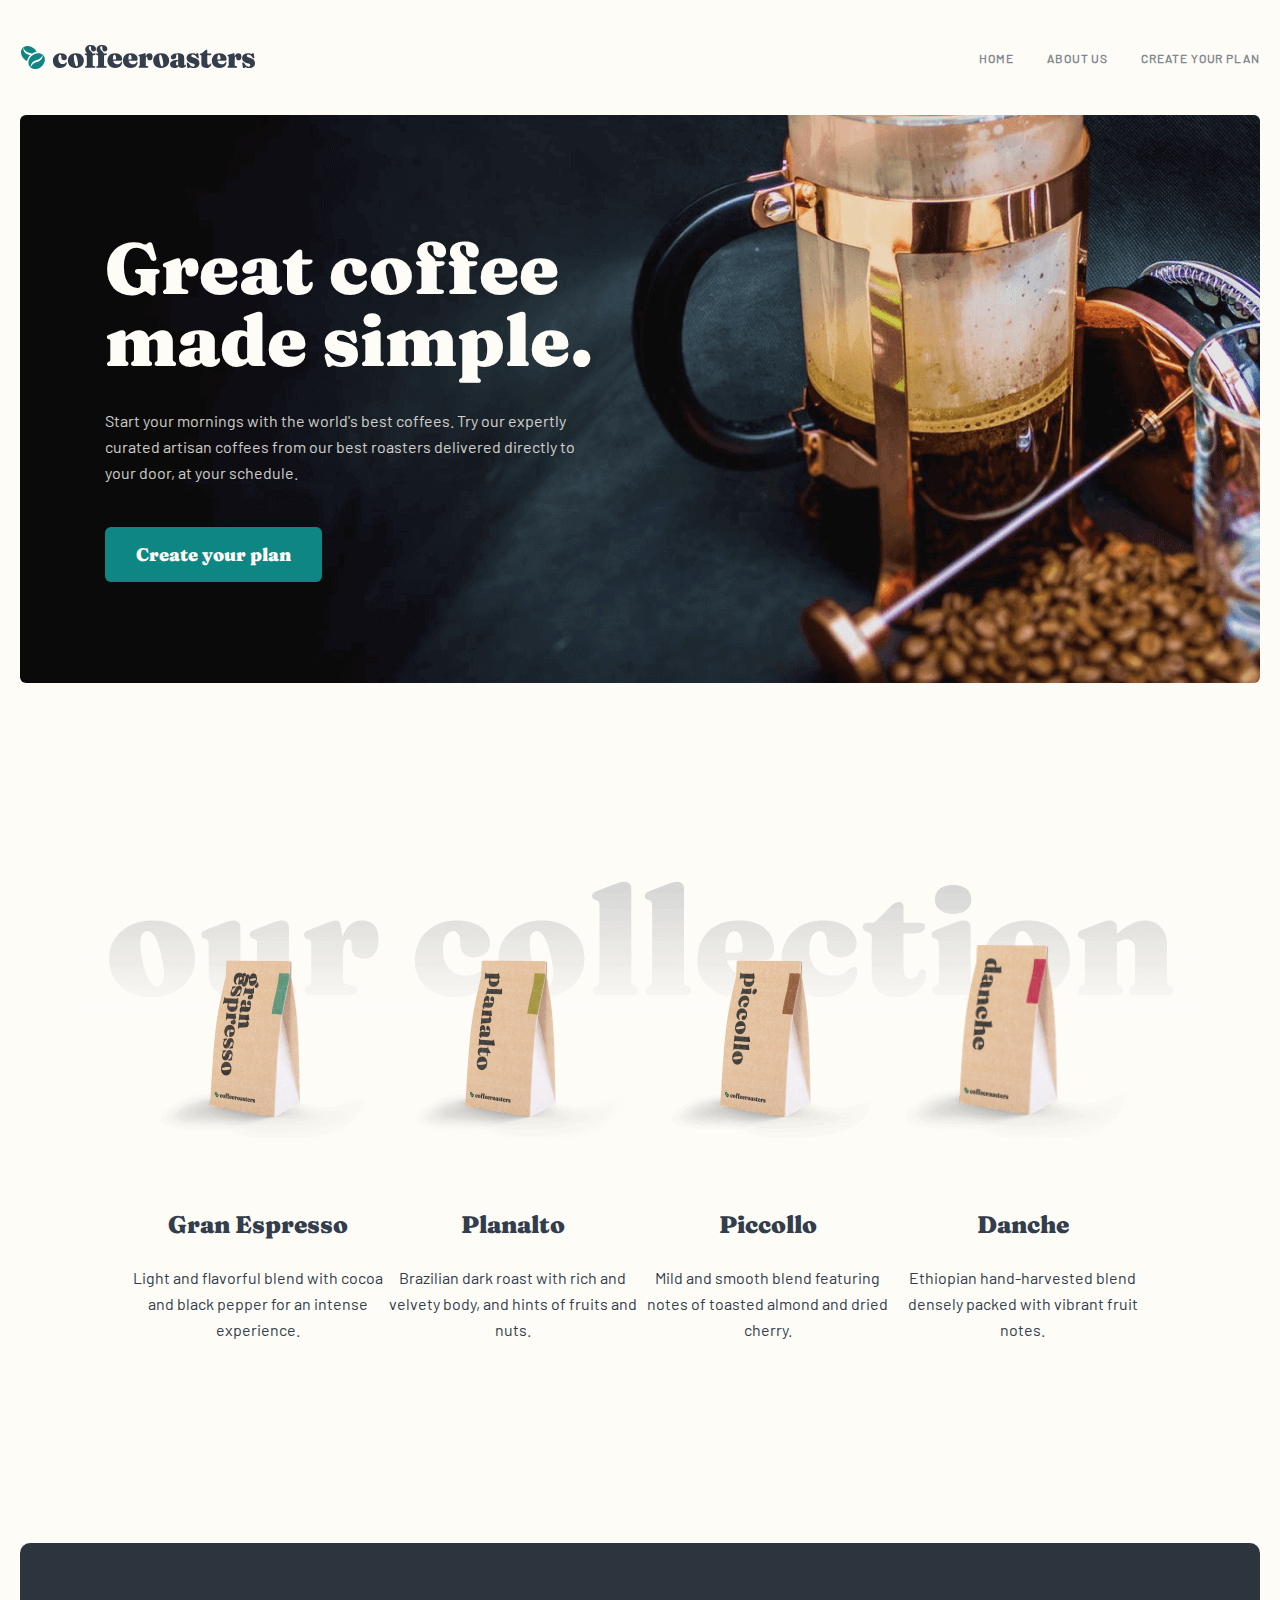
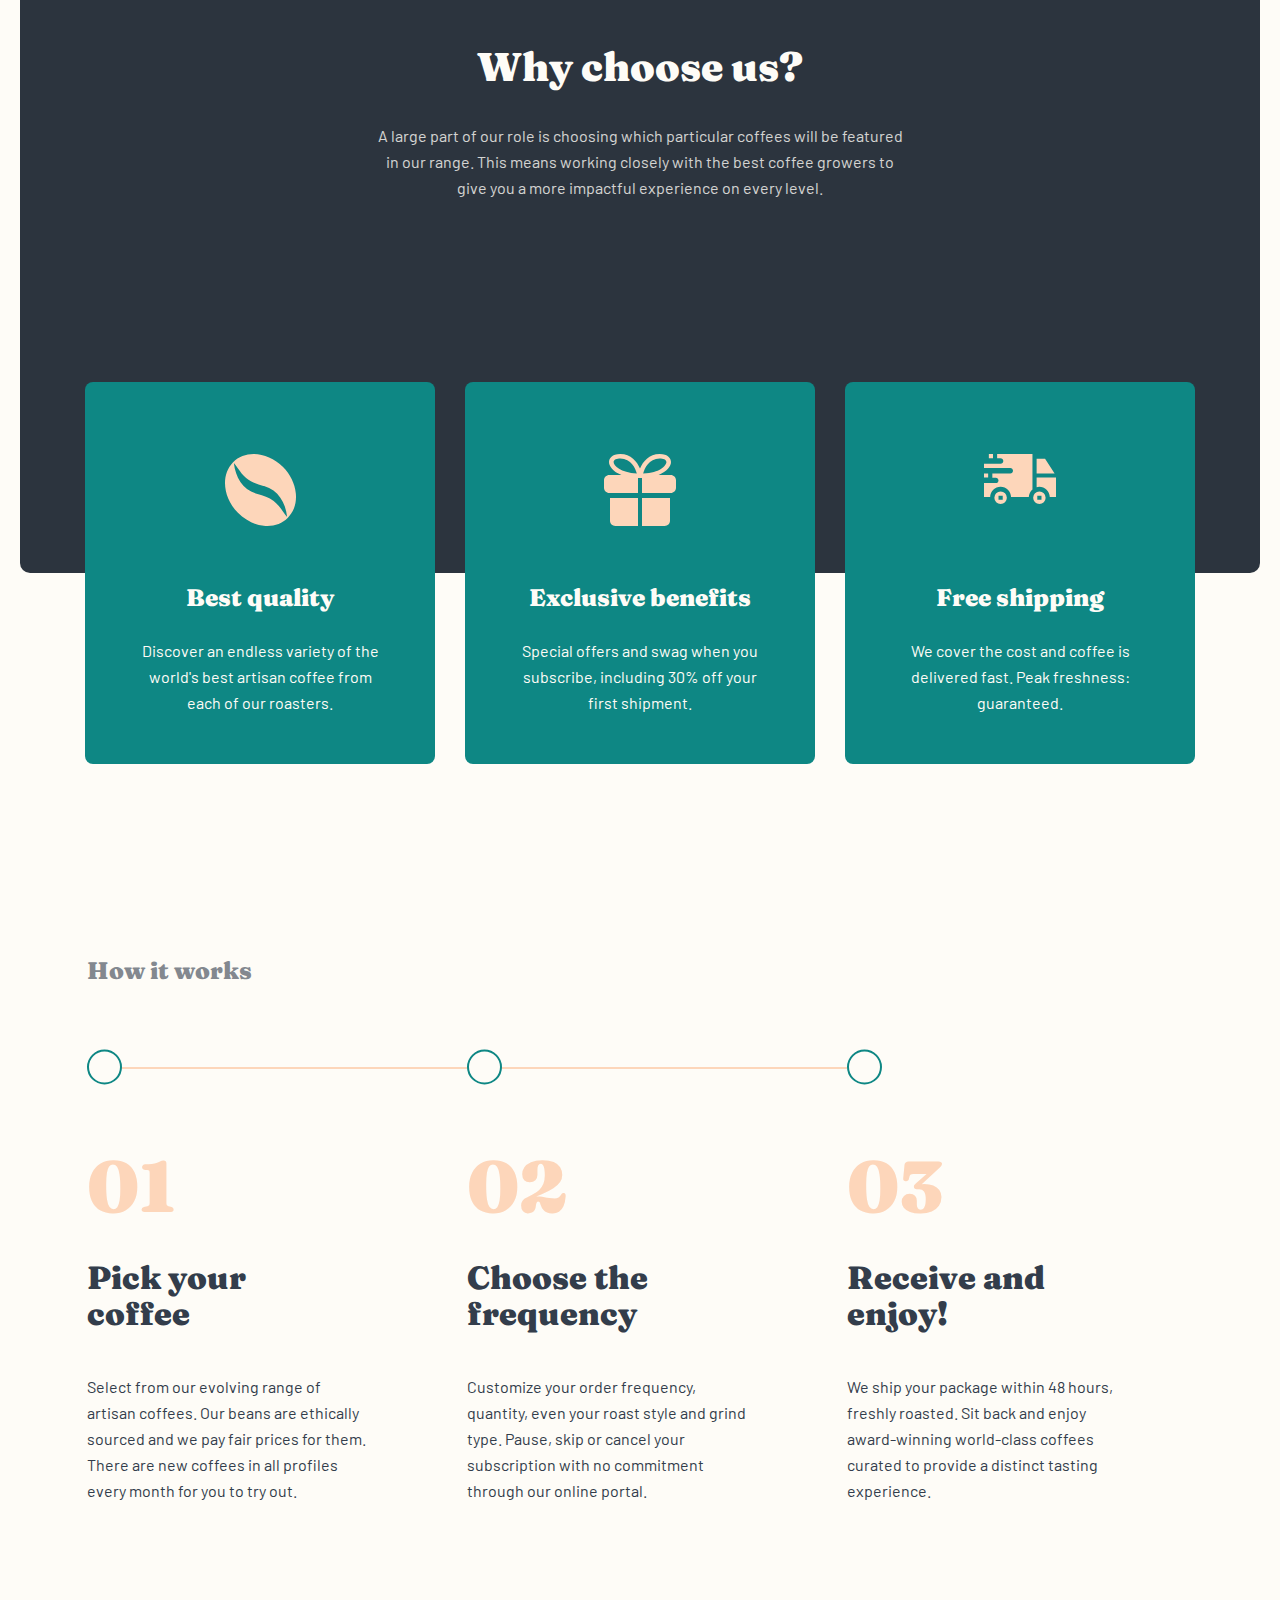
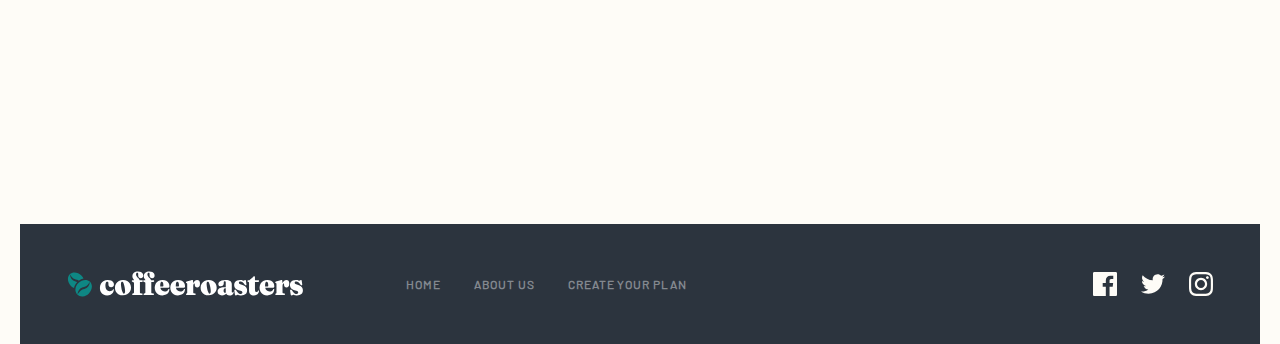
<file: index.html>
<!DOCTYPE html>
<html lang="en">
<head>
    <meta charset="UTF-8">
    <meta http-equiv="X-UA-Compatible" content="IE=edge">
    <meta name="viewport" content="width=device-width, initial-scale=1.0">
    <link rel="stylesheet" href="./css/normalize.css">
    <link rel="stylesheet" href="./css/main.css">
    <title>Cofee</title>
</head>
<body>
    <header class="header">
        <div class="container">
            <div class="header__wrapper">
                <a href="./index.html" class="header__link">
                    <img src="./img/logo_img.svg" alt="logo of Coffeeroaster" class="header__logo-img" width="236" height="26">
                </a>
                
                <ul class="header__list nav-list">
                    <li class="header__items nav-items">
                        <a href="./index.html" class="nav-link">Home</a>
                    </li>
                    
                    <li class="header__items nav-items">
                        <a href="./about.html" class="nav-link">About us</a>
                    </li>
                    
                    <li class="header__items nav-items">
                        <a href="./subscribe.html" class="nav-link">Create your plan</a>
                    </li>
                </ul>
            </div>
        </div>
    </header>
    
    <main>
        <section class="hero">
            <div class="container">
                <div class="hero__container">
                    <div class="hero__wrapper">
                        <div class="hero__nothing-wrapper">
                            <h1 class="hero__heading">Great coffee made simple.</h1>
                            
                            <p class="hero__text">Start your mornings with the world's best coffees. Try our expertly curated artisan coffees from our best roasters delivered directly to your door, at your schedule.</p>
                            
                            <a href="./subscribe.html" class="hero__link link--button">Create your plan</a>
                        </div>
                    </div>
                </div>
            </div>
        </section>
        
        <section class="collection">
            <div class="container">
                <div class="collection__wrapper">
                    <ul class="collection__list">
                        <li class="collection__list-items">
                            <img src="./img/expresso.png" alt="Gran espresso cofee collection" class="collection__img" width="255" height="193">
                            
                            <h2 class="collection__heading">Gran Espresso</h2>
                            
                            <p class="collection__text">Light and flavorful blend with cocoa and black pepper for an intense experience.</p>
                        </li>
                        
                        <li class="collection__list-items">
                            <img src="./img/planalto.png" alt="Planalto cofee collection" class="collection__img" width="255" height="193">
                            
                            <h2 class="collection__heading">Planalto</h2>
                            
                            <p class="collection__text">Brazilian dark roast with rich and velvety body, and hints of fruits and nuts.</p>
                        </li>
                        
                        <li class="collection__list-items">
                            <img src="./img/picollo.png" alt="Piccollo cofee collection" class="collection__img" width="255" height="193">
                            
                            <h2 class="collection__heading">Piccollo</h2>
                            
                            <p class="collection__text">Mild and smooth blend featuring notes of toasted almond and dried cherry.</p>
                        </li>
                        
                        <li class="collection__list-items">
                            <img src="./img/danche.png" alt="Danche cofee collection" class="collection__img" width="255" height="193">
                            
                            <h2 class="collection__heading">Danche</h2>
                            
                            <p class="collection__text">Ethiopian hand-harvested blend densely packed with vibrant fruit notes.</p>
                        </li>
                    </ul>
                </div>
            </div>
        </section>
        
        <section class="why">
            <div class="container">
                <div class="why__wrapper">
                    <h2 class="why__heading">Why choose us?</h2>
                    
                    <p class="why__text text--similarities">A large part of our role is choosing which particular coffees will be featured in our range. This means working closely with the best coffee growers to give you a more impactful experience on every level.</p>
                    
                    <ul class="why__list collection__list">
                        <li class="why__items">
                            <div class="why__wrapper-smaller">
                                <h3 class="why__items-heading">Best quality</h3>

                                <p class="text--similarities">Discover an endless variety of the world's best artisan coffee from each of our roasters.</p>
                            </div>
                        </li>
                        
                        <li class="why__items">
                            <div class="why__wrapper-smaller before--img">
                                <h3 class="why__items-heading">Exclusive benefits</h3>

                                <p class="text--similarities">Special offers and swag when you subscribe, including 30% off your first shipment.</p>
                            </div>
                        </li>
                        
                        <li class="why__items">
                            <div class="why__wrapper-smaller before--img-nd">
                                <h3 class="why__items-heading">Free shipping</h3>

                                <p class="text--similarities">We cover the cost and coffee is delivered fast. Peak freshness: guaranteed.</p>
                            </div>
                        </li>
                    </ul>
                </div>
            </div>
        </section>
        
        <section class="how">
            <div class="container">
                <div class="how__wrapper">
                    <h3 class="how__heading">How it works</h3>
                    
                    <ul class="how__list">
                        <li class="how__items">
                            <div class="how__items-wrapper">
                                <h3 class="how__items-heading">Pick your coffee</h3>
                                
                                <p class="how__items-text">Select from our evolving range of artisan coffees. Our beans are ethically sourced and we pay fair prices for them. There are new coffees in all profiles every month for you to try out.</p>
                            </div>
                        </li>
                        
                        <li class="how__items">
                            <div class="how__items-wrapper wrapper--nd">
                                <h3 class="how__items-heading">Choose the frequency</h3>
                                
                                <p class="how__items-text">Customize your order frequency, quantity, even your roast style and grind type. Pause, skip or cancel your subscription with no commitment through our online portal.</p>
                            </div>
                        </li>
                        
                        <li class="how__items">
                            <div class="how__items-wrapper wrapper--th">
                                <h3 class="how__items-heading">Receive and enjoy!</h3>
                                
                                <p class="how__items-text">We ship your package within 48 hours, freshly roasted. Sit back and enjoy award-winning world-class coffees curated to provide a distinct tasting experience.</p>
                            </div>
                        </li>
                    </ul>
                </div>
            </div>
        </section>
    </main>
    
    <footer class="footer">
        <div class="container">
            <div class="footer__wrapper">
                <div class="footer__similarities">
                    <a href="./index.html" class="footer__logo-link">
                        <img src="./img/f_logo.svg" alt="logo of coffee roasters" class="footer_logo-img" width="236" height="26">
                    </a>
                    
                    <ul class="footer__list nav-list">
                        <li class="footer__items nav-items">
                            <a href="./index.html" class="nav-link">Home</a>
                        </li>
                        
                        <li class="footer__items nav-items">
                            <a href="./about.html" class="nav-link">About us</a>
                        </li>
                        
                        <li class="footer__items nav-items">
                            <a href="./subscribe.html" class="nav-link">Create your plan</a>
                        </li>
                    </ul>
                </div>
                
                <ul class="footer__posts-list footer__similarities">
                    <li class="footer__posts-items">
                        <a href="https://www.facebook.com/" class="footer__post-links">
                            <img src="./img/facebook.svg" alt="icon" class="footer__post-icons" width="24" height="24">
                        </a>
                    </li>
                    
                    <li class="footer__posts-items">
                        <a href="https://www.twitter.com/" class="footer__post-links">
                            <img src="./img/twitter.svg" alt="icon" class="footer__post-icons" width="24" height="24">
                        </a>
                    </li>
                    
                    <li class="footer__posts-items">
                        <a href="https://www.instagram.com/" class="footer__post-links">
                            <img src="./img/instagram.svg" alt="icon" class="footer__post-icons" width="24" height="24">
                        </a>
                    </li>
                </ul>
            </div>
        </div>
    </footer>
</body>
</html
</file>
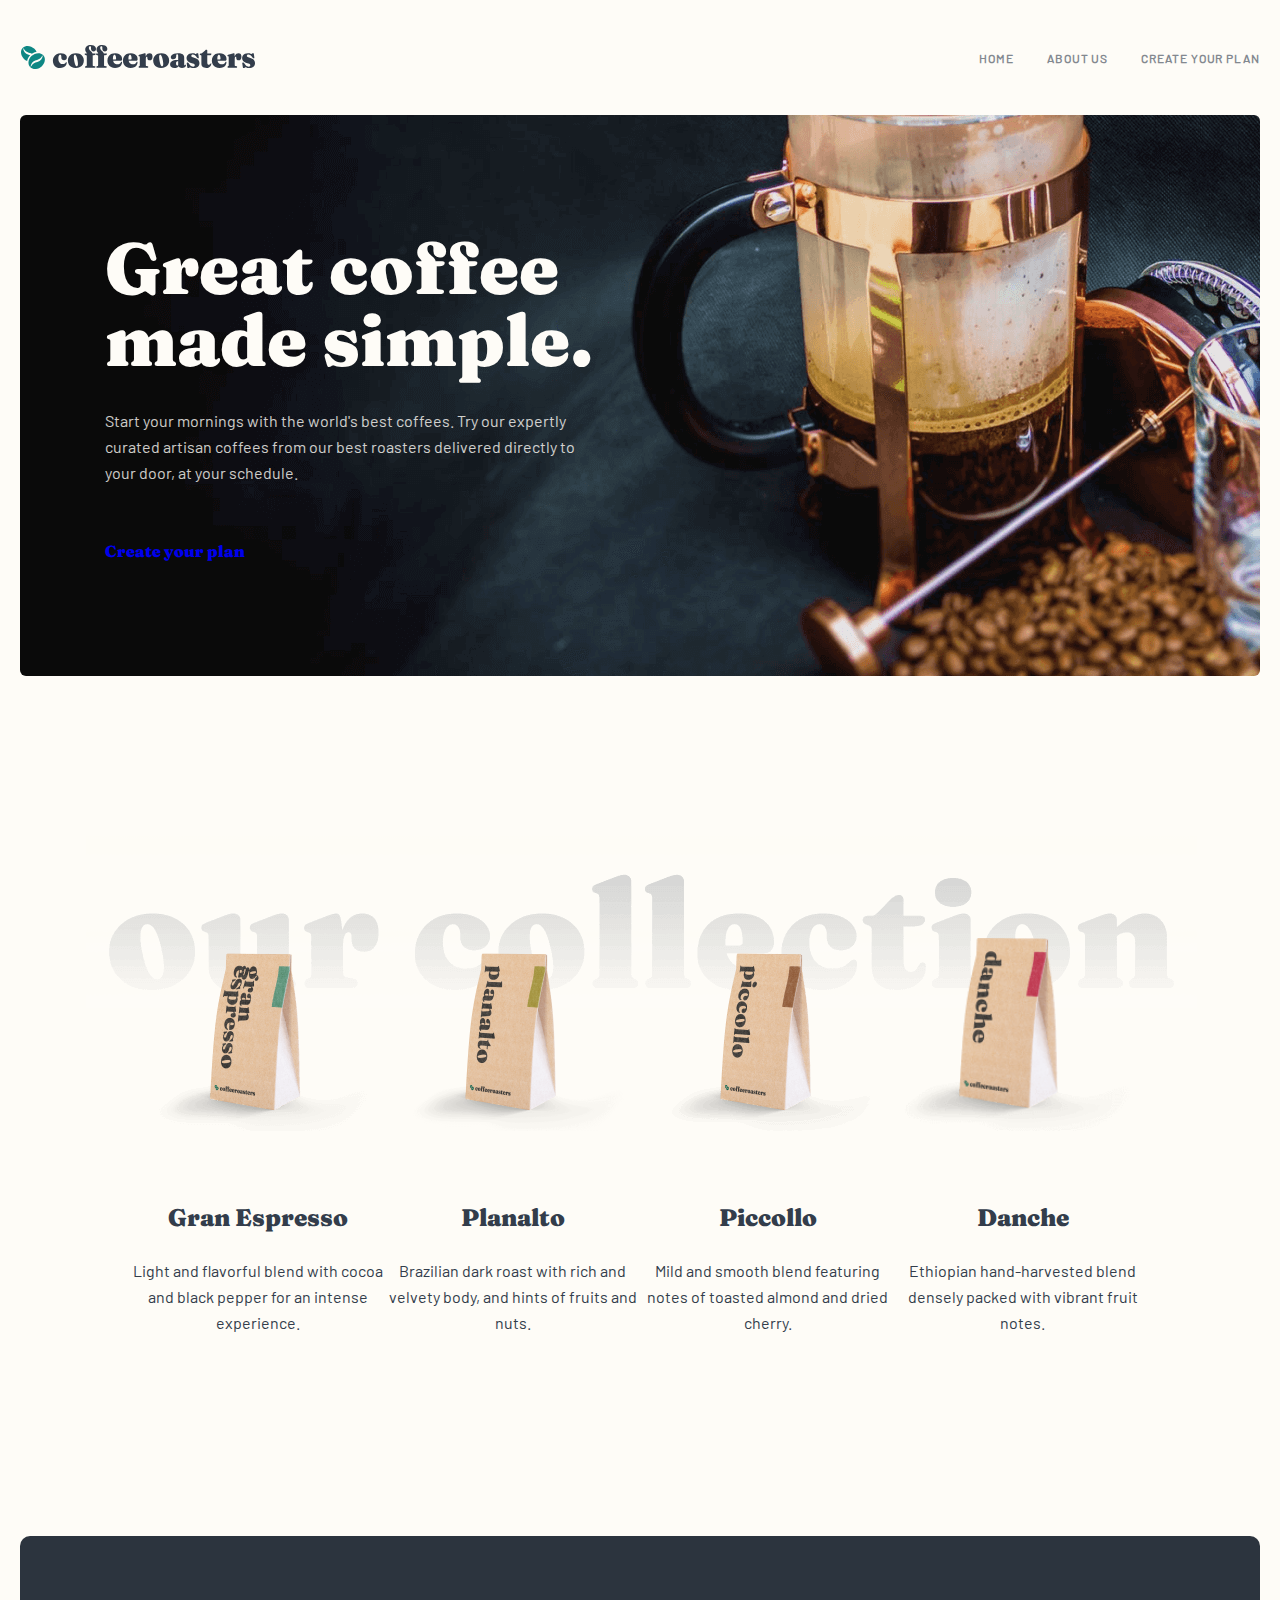
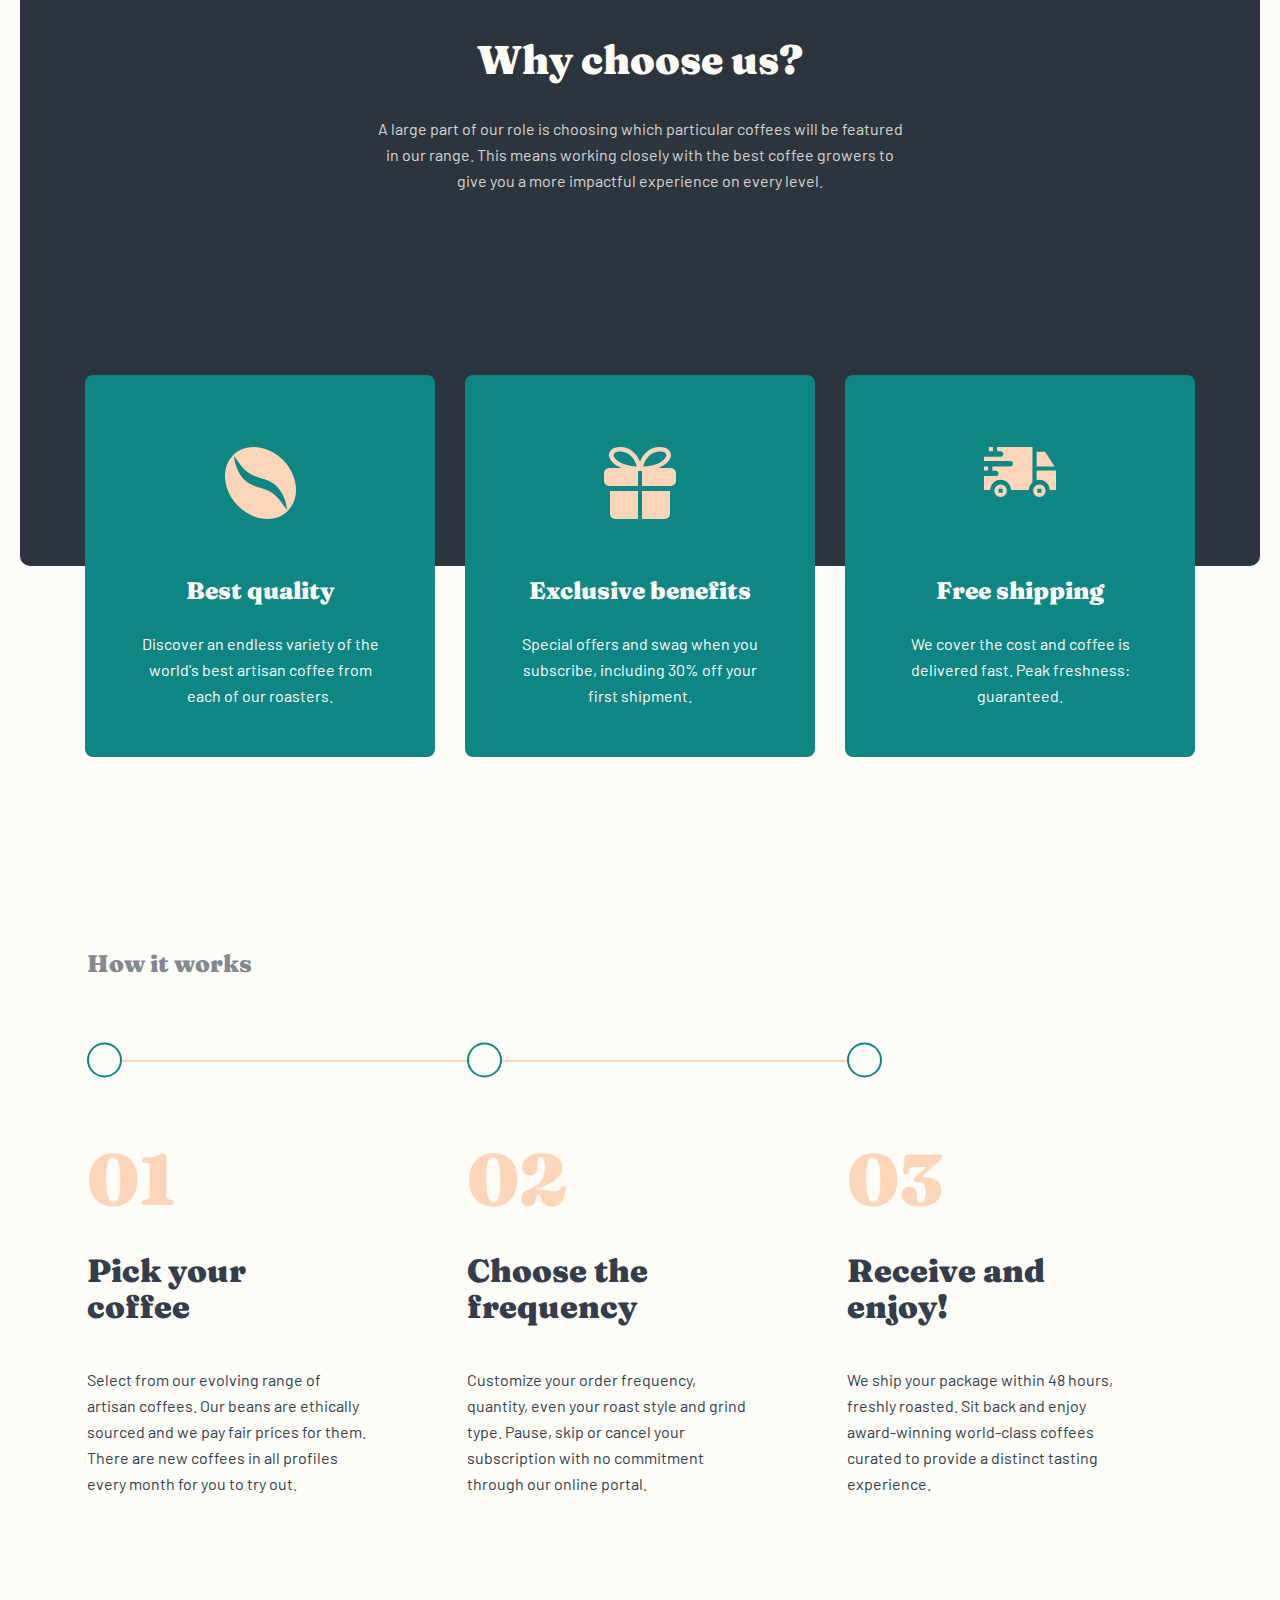
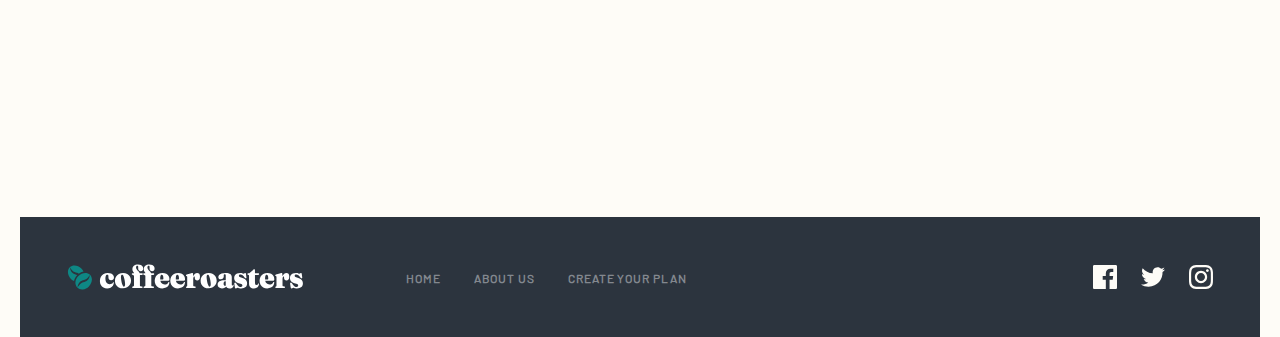
<file: html/index.html>
<!DOCTYPE html>
<html lang="en">
<head>
    <meta charset="UTF-8">
    <meta http-equiv="X-UA-Compatible" content="IE=edge">
    <meta name="viewport" content="width=device-width, initial-scale=1.0">
    <link rel="stylesheet" href="./../css/normalize.css">
    <link rel="stylesheet" href="./../css/main.css">
    <title>Cofee</title>
</head>
<body>
    <header class="header">
        <div class="container">
            <div class="header__wrapper">
                <a href="./../html/index.html" class="header__link">
                    <img src="./../img/logo_img.svg" alt="logo of Coffeeroaster" class="header__logo-img" width="236" height="26">
                </a>
                
                <ul class="header__list nav-list">
                    <li class="header__items nav-items">
                        <a href="./../html/index.html" class="nav-link">Home</a>
                    </li>
                    
                    <li class="header__items nav-items">
                        <a href="./../html/about.html" class="nav-link">About us</a>
                    </li>
                    
                    <li class="header__items nav-items">
                        <a href="./../html/subscribe.html" class="nav-link">Create your plan</a>
                    </li>
                </ul>
            </div>
        </div>
    </header>
    
    <main>
        <section class="hero">
            <div class="container">
                <div class="hero__container">
                    <div class="hero__wrapper">
                        <div class="hero__nothing-wrapper">
                            <h1 class="hero__heading">Great coffee made simple.</h1>
                            
                            <p class="hero__text">Start your mornings with the world's best coffees. Try our expertly curated artisan coffees from our best roasters delivered directly to your door, at your schedule.</p>
                            
                            <a href="./../html/subscribe.html" class="hero__link">Create your plan</a>
                        </div>
                    </div>
                </div>
            </div>
        </section>
        
        <section class="collection">
            <div class="container">
                <div class="collection__wrapper">
                    <ul class="collection__list">
                        <li class="collection__list-items">
                            <img src="./../img/expresso.png" alt="Gran espresso cofee collection" class="collection__img" width="255" height="193">
                            
                            <h2 class="collection__heading">Gran Espresso</h2>
                            
                            <p class="collection__text">Light and flavorful blend with cocoa and black pepper for an intense experience.</p>
                        </li>
                        
                        <li class="collection__list-items">
                            <img src="./../img/planalto.png" alt="Planalto cofee collection" class="collection__img" width="255" height="193">
                            
                            <h2 class="collection__heading">Planalto</h2>
                            
                            <p class="collection__text">Brazilian dark roast with rich and velvety body, and hints of fruits and nuts.</p>
                        </li>
                        
                        <li class="collection__list-items">
                            <img src="./../img/picollo.png" alt="Piccollo cofee collection" class="collection__img" width="255" height="193">
                            
                            <h2 class="collection__heading">Piccollo</h2>
                            
                            <p class="collection__text">Mild and smooth blend featuring notes of toasted almond and dried cherry.</p>
                        </li>
                        
                        <li class="collection__list-items">
                            <img src="./../img/danche.png" alt="Danche cofee collection" class="collection__img" width="255" height="193">
                            
                            <h2 class="collection__heading">Danche</h2>
                            
                            <p class="collection__text">Ethiopian hand-harvested blend densely packed with vibrant fruit notes.</p>
                        </li>
                    </ul>
                </div>
            </div>
        </section>
        
        <section class="why">
            <div class="container">
                <div class="why__wrapper">
                    <h2 class="why__heading">Why choose us?</h2>
                    
                    <p class="why__text text--similarities">A large part of our role is choosing which particular coffees will be featured in our range. This means working closely with the best coffee growers to give you a more impactful experience on every level.</p>
                    
                    <ul class="why__list collection__list">
                        <li class="why__items">
                            <div class="why__wrapper-smaller">
                                <h3 class="why__items-heading">Best quality</h3>

                                <p class="text--similarities">Discover an endless variety of the world's best artisan coffee from each of our roasters.</p>
                            </div>
                        </li>
                        
                        <li class="why__items">
                            <div class="why__wrapper-smaller before--img">
                                <h3 class="why__items-heading">Exclusive benefits</h3>

                                <p class="text--similarities">Special offers and swag when you subscribe, including 30% off your first shipment.</p>
                            </div>
                        </li>
                        
                        <li class="why__items">
                            <div class="why__wrapper-smaller before--img-nd">
                                <h3 class="why__items-heading">Free shipping</h3>

                                <p class="text--similarities">We cover the cost and coffee is delivered fast. Peak freshness: guaranteed.</p>
                            </div>
                        </li>
                    </ul>
                </div>
            </div>
        </section>
        
        <section class="how">
            <div class="container">
                <div class="how__wrapper">
                    <h3 class="how__heading">How it works</h3>
                    
                    <ul class="how__list">
                        <li class="how__items">
                            <div class="how__items-wrapper">
                                <h3 class="how__items-heading">Pick your coffee</h3>
                                
                                <p class="how__items-text">Select from our evolving range of artisan coffees. Our beans are ethically sourced and we pay fair prices for them. There are new coffees in all profiles every month for you to try out.</p>
                            </div>
                        </li>
                        
                        <li class="how__items">
                            <div class="how__items-wrapper wrapper--nd">
                                <h3 class="how__items-heading">Choose the frequency</h3>
                                
                                <p class="how__items-text">Customize your order frequency, quantity, even your roast style and grind type. Pause, skip or cancel your subscription with no commitment through our online portal.</p>
                            </div>
                        </li>
                        
                        <li class="how__items">
                            <div class="how__items-wrapper wrapper--th">
                                <h3 class="how__items-heading">Receive and enjoy!</h3>
                                
                                <p class="how__items-text">We ship your package within 48 hours, freshly roasted. Sit back and enjoy award-winning world-class coffees curated to provide a distinct tasting experience.</p>
                            </div>
                        </li>
                    </ul>
                </div>
            </div>
        </section>
    </main>
    
    <footer class="footer">
        <div class="container">
            <div class="footer__wrapper">
                <div class="footer__similarities">
                    <a href="./../html/index.html" class="footer__logo-link">
                        <img src="./../img/f_logo.svg" alt="logo of coffee roasters" class="footer_logo-img" width="236" height="26">
                    </a>
                    
                    <ul class="footer__list nav-list">
                        <li class="footer__items nav-items">
                            <a href="./../html/index.html" class="nav-link">Home</a>
                        </li>
                        
                        <li class="footer__items nav-items">
                            <a href="./../html/about.html" class="nav-link">About us</a>
                        </li>
                        
                        <li class="footer__items nav-items">
                            <a href="./../html/subscribe.html" class="nav-link">Create your plan</a>
                        </li>
                    </ul>
                </div>
                
                <ul class="footer__posts-list footer__similarities">
                    <li class="footer__posts-items">
                        <a href="https://www.facebook.com/" class="footer__post-links">
                            <img src="./../img/facebook.svg" alt="icon" class="footer__post-icons" width="24" height="24">
                        </a>
                    </li>
                    
                    <li class="footer__posts-items">
                        <a href="https://www.twitter.com/" class="footer__post-links">
                            <img src="./../img/twitter.svg" alt="icon" class="footer__post-icons" width="24" height="24">
                        </a>
                    </li>
                    
                    <li class="footer__posts-items">
                        <a href="https://www.instagram.com/" class="footer__post-links">
                            <img src="./../img/instagram.svg" alt="icon" class="footer__post-icons" width="24" height="24">
                        </a>
                    </li>
                </ul>
            </div>
        </div>
    </footer>
</body>
</html
</file>
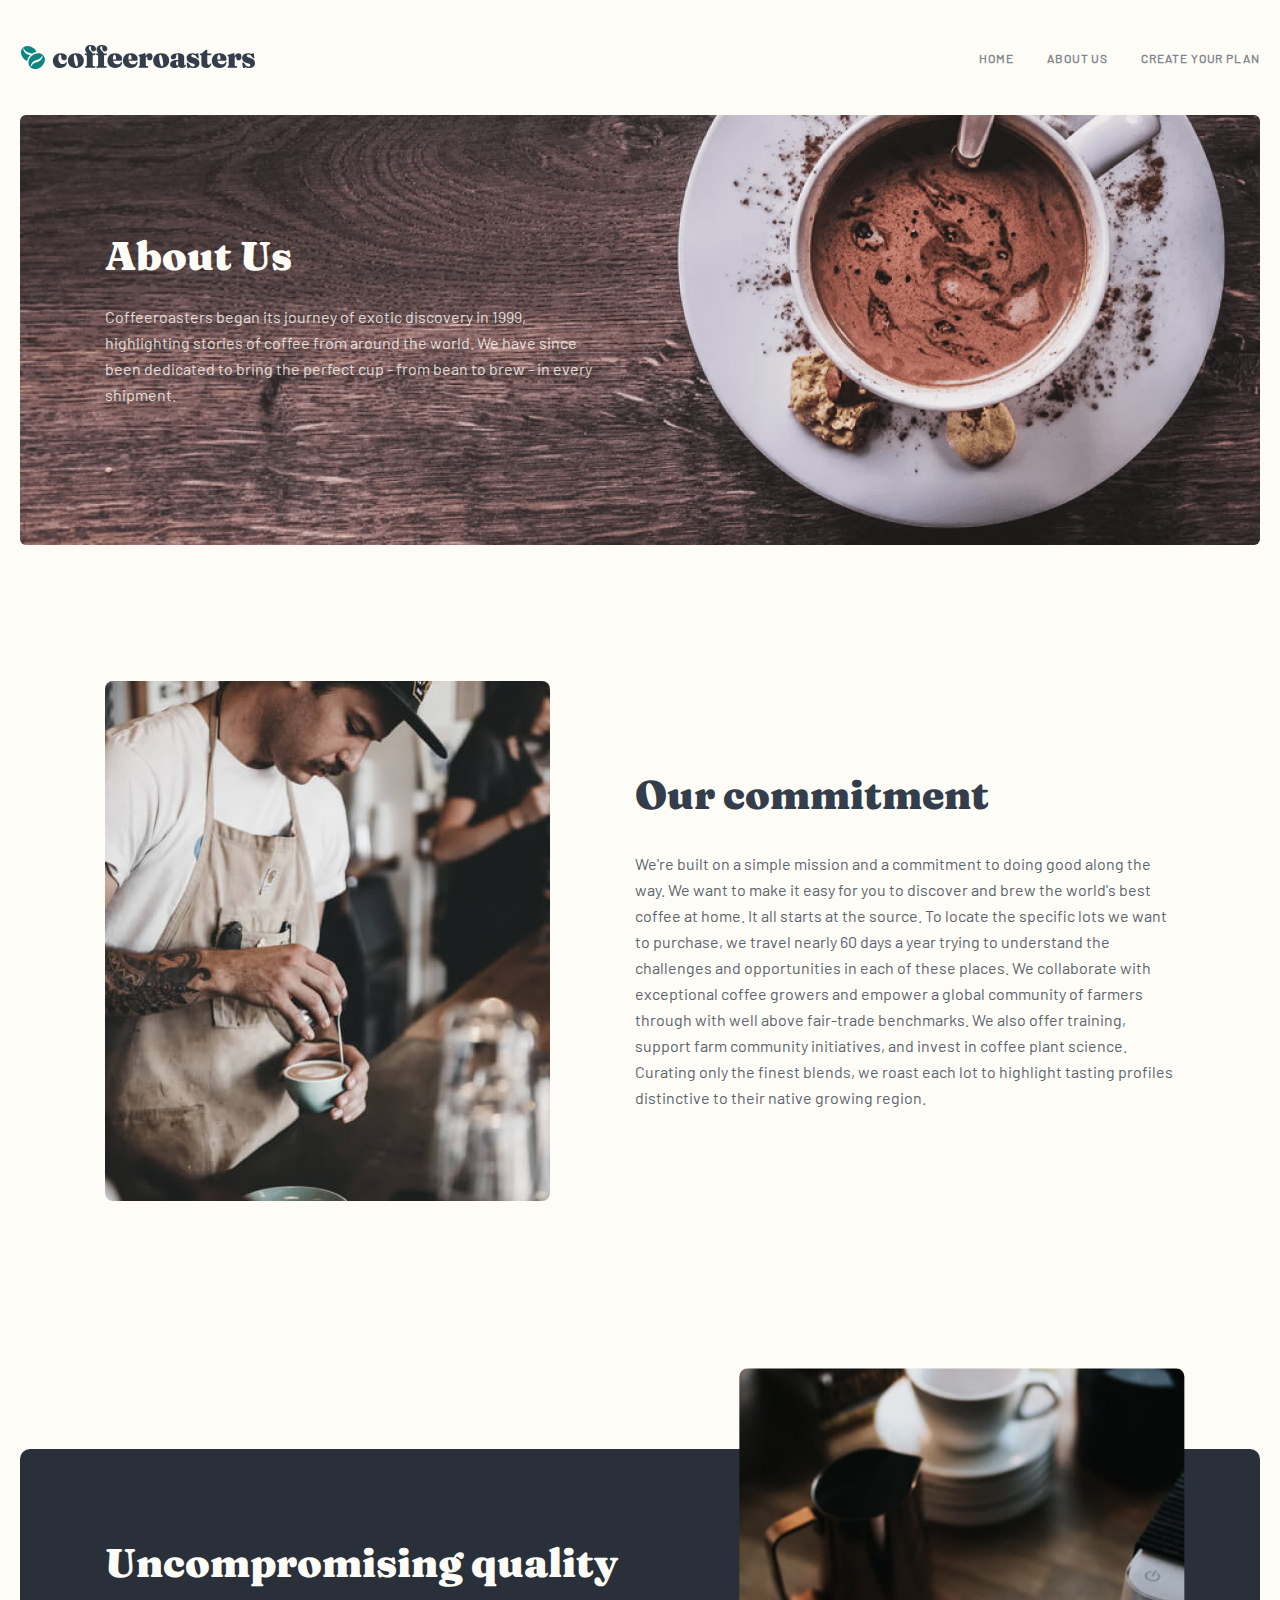
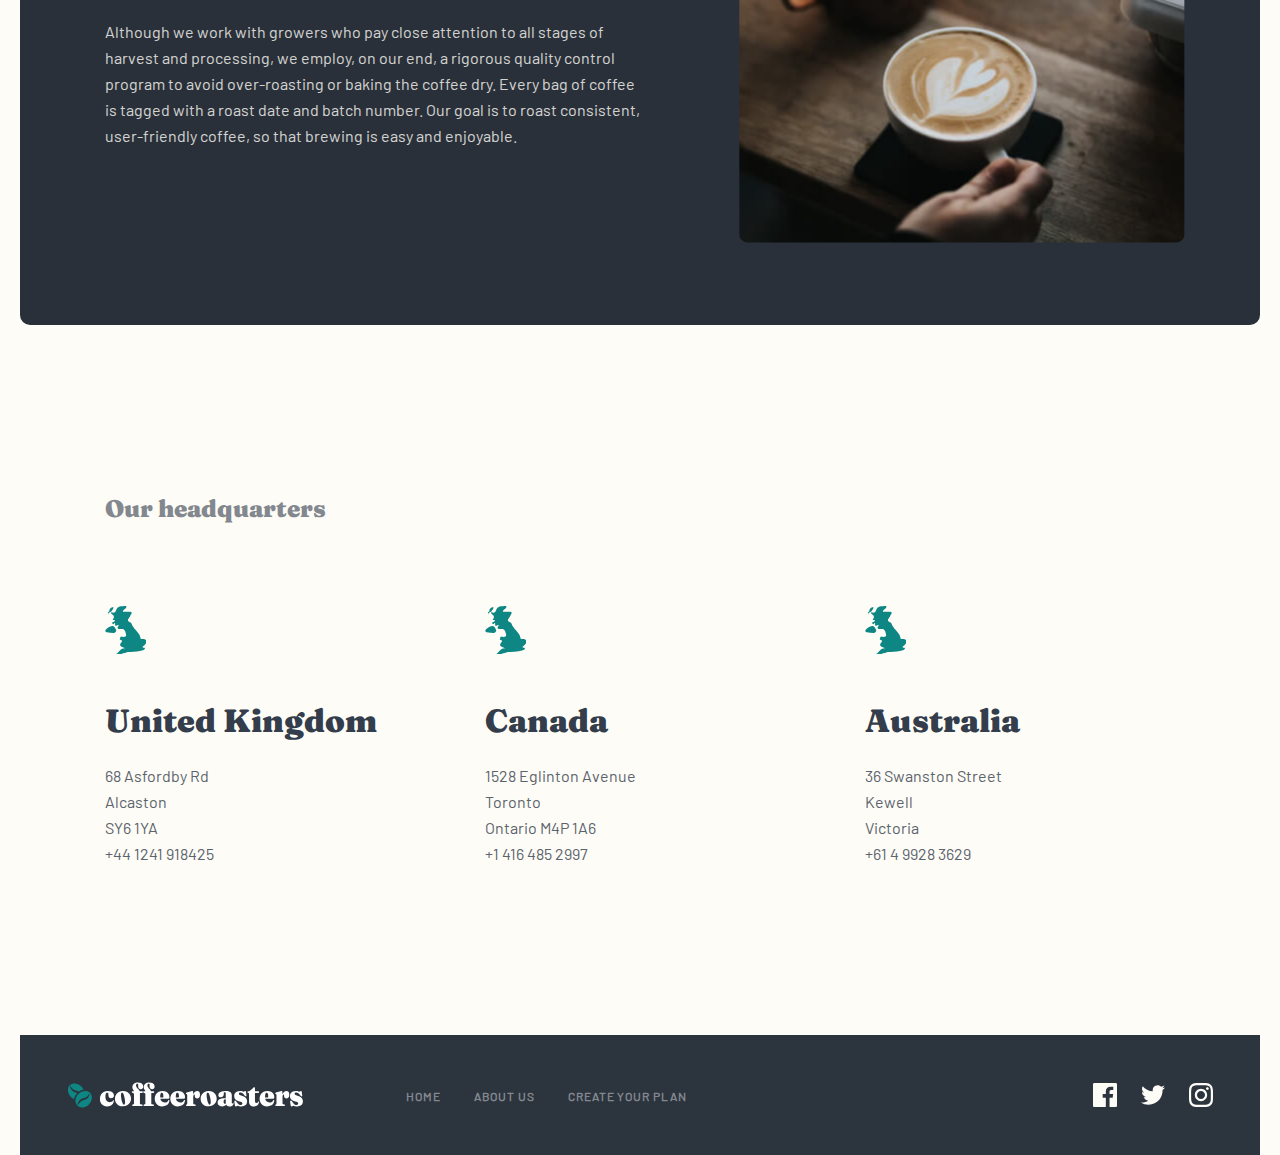
<file: about.html>
<!DOCTYPE html>
<html lang="en">
<head>
    <meta charset="UTF-8">
    <meta http-equiv="X-UA-Compatible" content="IE=edge">
    <meta name="viewport" content="width=device-width, initial-scale=1.0">
    <link rel="stylesheet" href="./css/normalize.css">
    <link rel="stylesheet" href="./css/about.css">
    <title>Cofee</title>
</head>
<body>
    <header class="header">
        <div class="container">
            <div class="header__wrapper">
                <a href="./index.html" class="header__link">
                    <img src="./img/logo_img.svg" alt="logo of Coffeeroaster" class="header__logo-img" width="236" height="26">
                </a>
                
                <ul class="header__list nav-list">
                    <li class="header__items nav-items">
                        <a href="./index.html" class="nav-link">Home</a>
                    </li>
                    
                    <li class="header__items nav-items">
                        <a href="./about.html" class="nav-link">About us</a>
                    </li>
                    
                    <li class="header__items nav-items">
                        <a href="./subscribe.html" class="nav-link">Create your plan</a>
                    </li>
                </ul>
            </div>
        </div>
    </header>
    
    <main>
        <section class="hero">
            <div class="container">
                <div class="hero__container">
                    <div class="hero__wrapper">
                        <div class="hero__nothing-wrapper">
                            <h1 class="hero__heading heading--similarities">About Us</h1>
                            
                            <p class="hero__text text--similarities">Coffeeroasters began its journey of exotic discovery in 1999, highlighting stories of coffee from around the world. We have since been dedicated to bring the perfect cup - from bean to brew - in every shipment.</p>
                        </div>
                    </div>
                </div>
            </div>
        </section>
        
        <section class="commitment">
            <div class="container">
                <div class="commitment__wrapper something--tricky">
                    <div class="commitment__right twrapper--tricky">
                        <h2 class="commitment__heading heading--similarities heading--alone">Our commitment</h2>

                        <p class="commitment__text text--similarities">We're built on a simple mission and a commitment to doing good along the way. We want to make it easy for you to discover and brew the world's best coffee at home. It all starts at the source. To locate the specific lots we want to purchase, we travel nearly 60 days a year trying to understand the challenges and opportunities in each of these places. We collaborate with exceptional coffee growers and empower a global community of farmers through with well above fair-trade benchmarks. We also offer training, support farm community initiatives, and invest in coffee plant science. Curating only the finest blends, we roast each lot to highlight tasting profiles distinctive to their native growing region.</p>
                    </div>
                </div>
            </div>
        </section>

        <section class="quality">
            <div class="container">
                <div class="quality__wrapper something--tricky">
                    <div class="quality__left twrapper--tricky">
                        <h2 class="quality__heading heading--similarities heading--alone">Uncompromising quality</h2>

                        <p class="quality__text text--similarities">Although we work with growers who pay close attention to all stages of harvest and processing, we employ, on our end, a rigorous quality control program to avoid over-roasting or baking the coffee dry. Every bag of coffee is tagged with a roast date and batch number. Our goal is to roast consistent, user-friendly coffee, so that brewing is easy and enjoyable.</p>
                    </div>
                </div>
            </div>
        </section>

        <section class="headquarters">
            <div class="container">
                <div class="headquarters__wrapper">
                    <h3 class="headquarters__heading">Our headquarters</h3>
                    
                    <ul class="headquarters__list">
                        <li class="headquarters__items">
                                <h3 class="headquarters__items-heading heading">United Kingdom</h3>

                                <ul class="headquarters__items-inner-list">
                                    <li class="headquarters__items-item text--similarities">68  Asfordby Rd</li>
                                    <li class="headquarters__items-item text--similarities">Alcaston</li>
                                    <li class="headquarters__items-item text--similarities">SY6 1YA</li>
                                    <li class="headquarters__items-item text--similarities"><a href="tel:+441241918425" class="headquarters__mobile-link">+44 1241 918425</a></li>
                                </ul>
                        </li>
                        
                        <li class="headquarters__items">
                                <h3 class="headquarters__items-heading heading">Canada</h3>

                                <ul class="headquarters__items-inner-list">
                                    <li class="headquarters__items-item text--similarities">1528  Eglinton Avenue</li>
                                    <li class="headquarters__items-item text--similarities">Toronto</li>
                                    <li class="headquarters__items-item text--similarities">Ontario M4P 1A6</li>
                                    <li class="headquarters__items-item text--similarities"><a href="tel:+14164852997" class="headquarters__mobile-link">+1 416 485 2997</a></li>
                                </ul>
                        </li>
                        
                        <li class="headquarters__items">
                                <h3 class="headquarters__items-heading heading">Australia</h3>

                                <ul class="headquarters__items-inner-list">
                                    <li class="headquarters__items-item text--similarities">36 Swanston Street</li>
                                    <li class="headquarters__items-item text--similarities">Kewell</li>
                                    <li class="headquarters__items-item text--similarities">Victoria</li>
                                    <li class="headquarters__items-item text--similarities"><a href="tel:+61499283629" class="headquarters__mobile-link">+61 4 9928 3629</a></li>
                                </ul>
                        </li>
                    </ul>
                </div>
            </div>
        </section>
    </main>
    
    <footer class="footer">
        <div class="container">
            <div class="footer__wrapper">
                <div class="footer__similarities">
                    <a href="./index.html" class="footer__logo-link">
                        <img src="./img/f_logo.svg" alt="logo of coffee roasters" class="footer_logo-img" width="236" height="26">
                    </a>
                    
                    <ul class="footer__list nav-list">
                        <li class="footer__items nav-items">
                            <a href="./index.html" class="nav-link">Home</a>
                        </li>
                        
                        <li class="footer__items nav-items">
                            <a href="./index.html" class="nav-link">About us</a>
                        </li>
                        
                        <li class="footer__items nav-items">
                            <a href="./index.html" class="nav-link">Create your plan</a>
                        </li>
                    </ul>
                </div>
                
                <ul class="footer__posts-list footer__similarities">
                    <li class="footer__posts-items">
                        <a href="https://www.facebook.com/" class="footer__post-links">
                            <img src="./img/facebook.svg" alt="icon" class="footer__post-icons" width="24" height="24">
                        </a>
                    </li>
                    
                    <li class="footer__posts-items">
                        <a href="https://www.twitter.com/" class="footer__post-links">
                            <img src="./img/twitter.svg" alt="icon" class="footer__post-icons" width="24" height="24">
                        </a>
                    </li>
                    
                    <li class="footer__posts-items">
                        <a href="https://www.instagram.com/" class="footer__post-links">
                            <img src="./img/instagram.svg" alt="icon" class="footer__post-icons" width="24" height="24">
                        </a>
                    </li>
                </ul>
            </div>
        </div>
    </footer>
</body>
</html
</file>
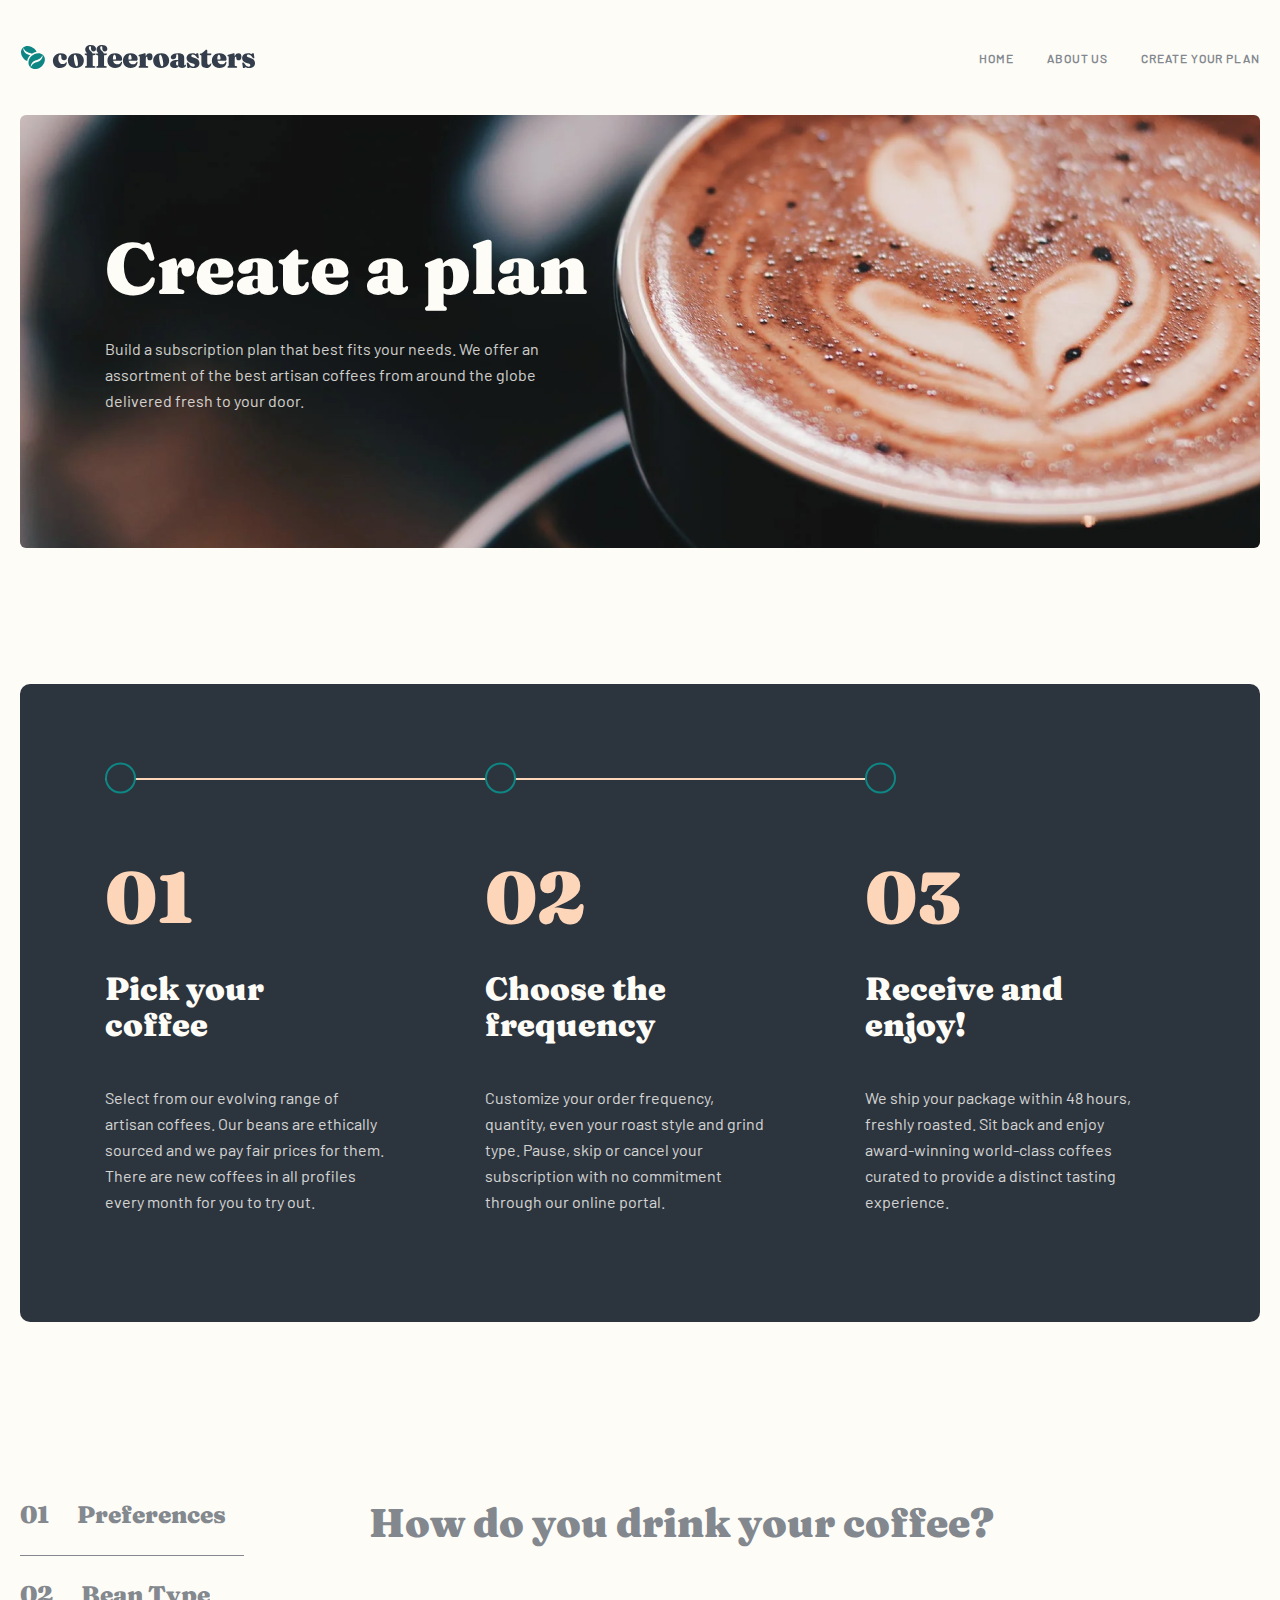
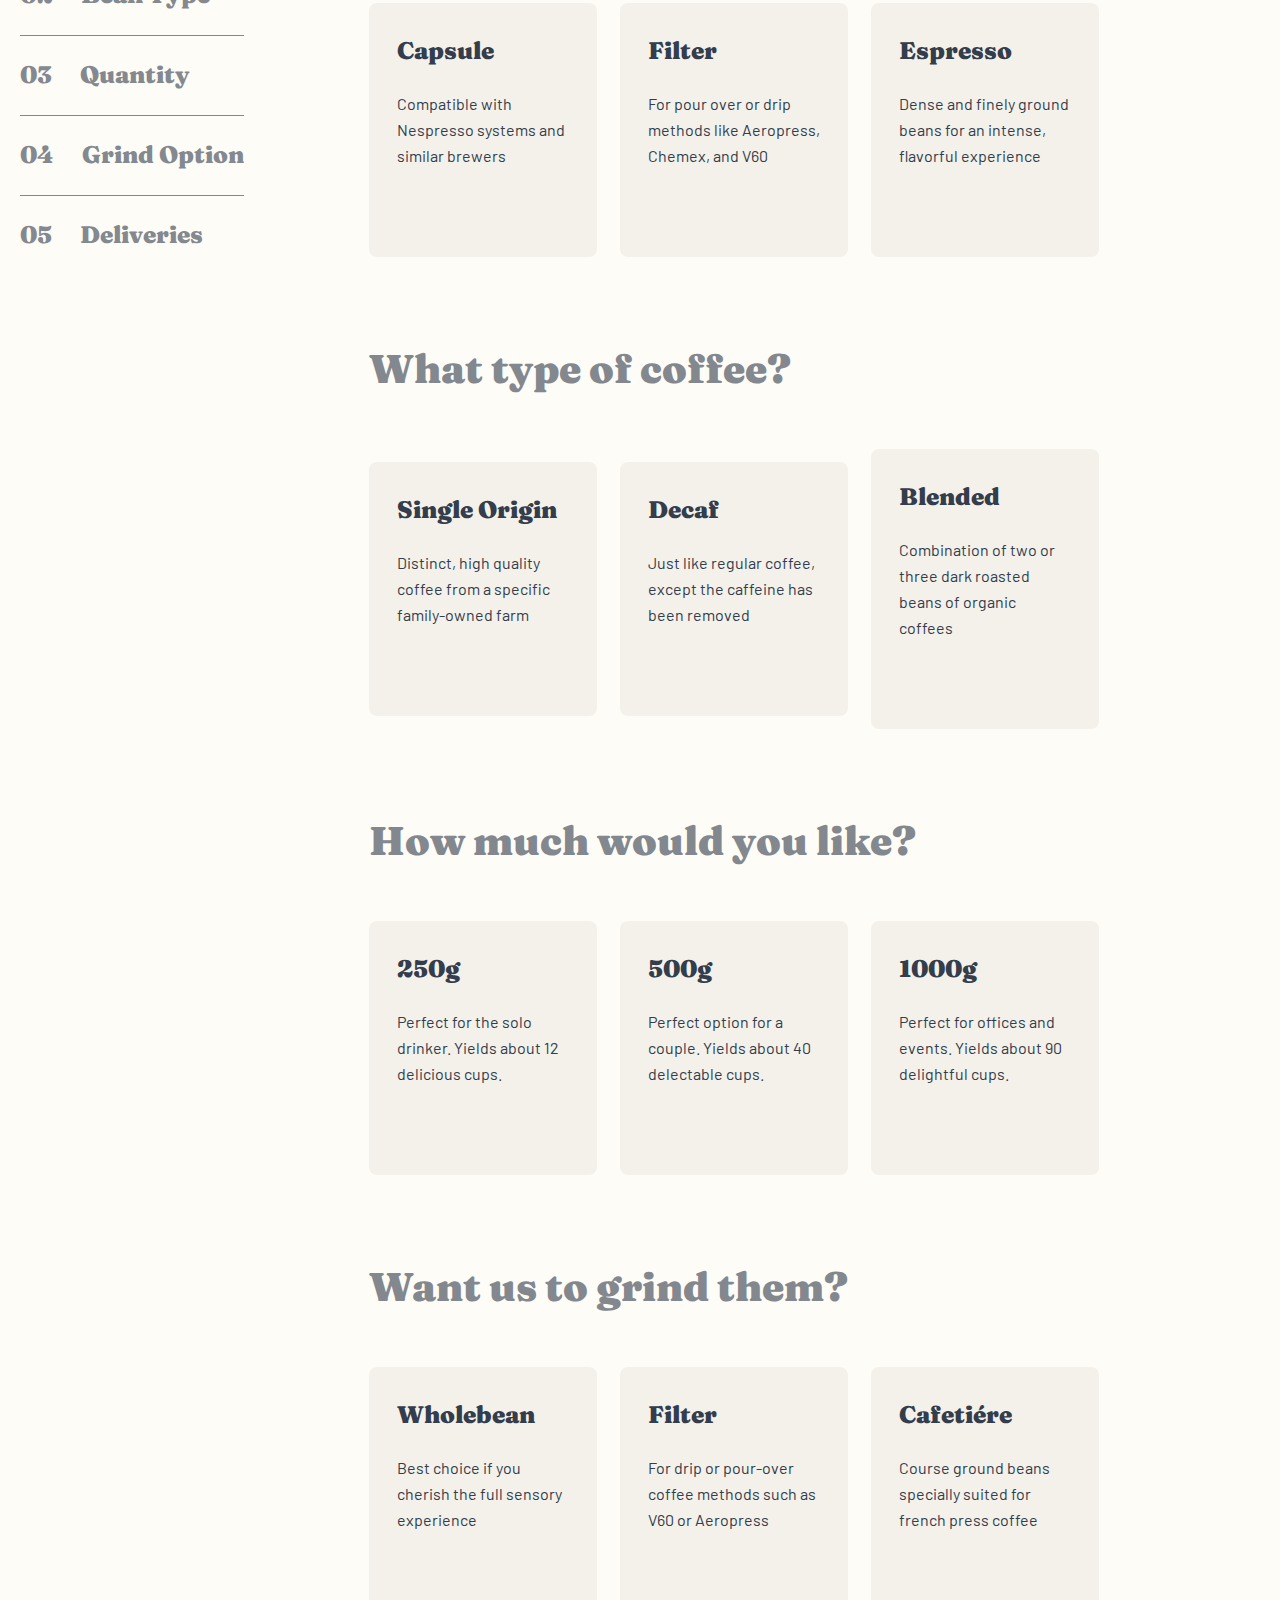
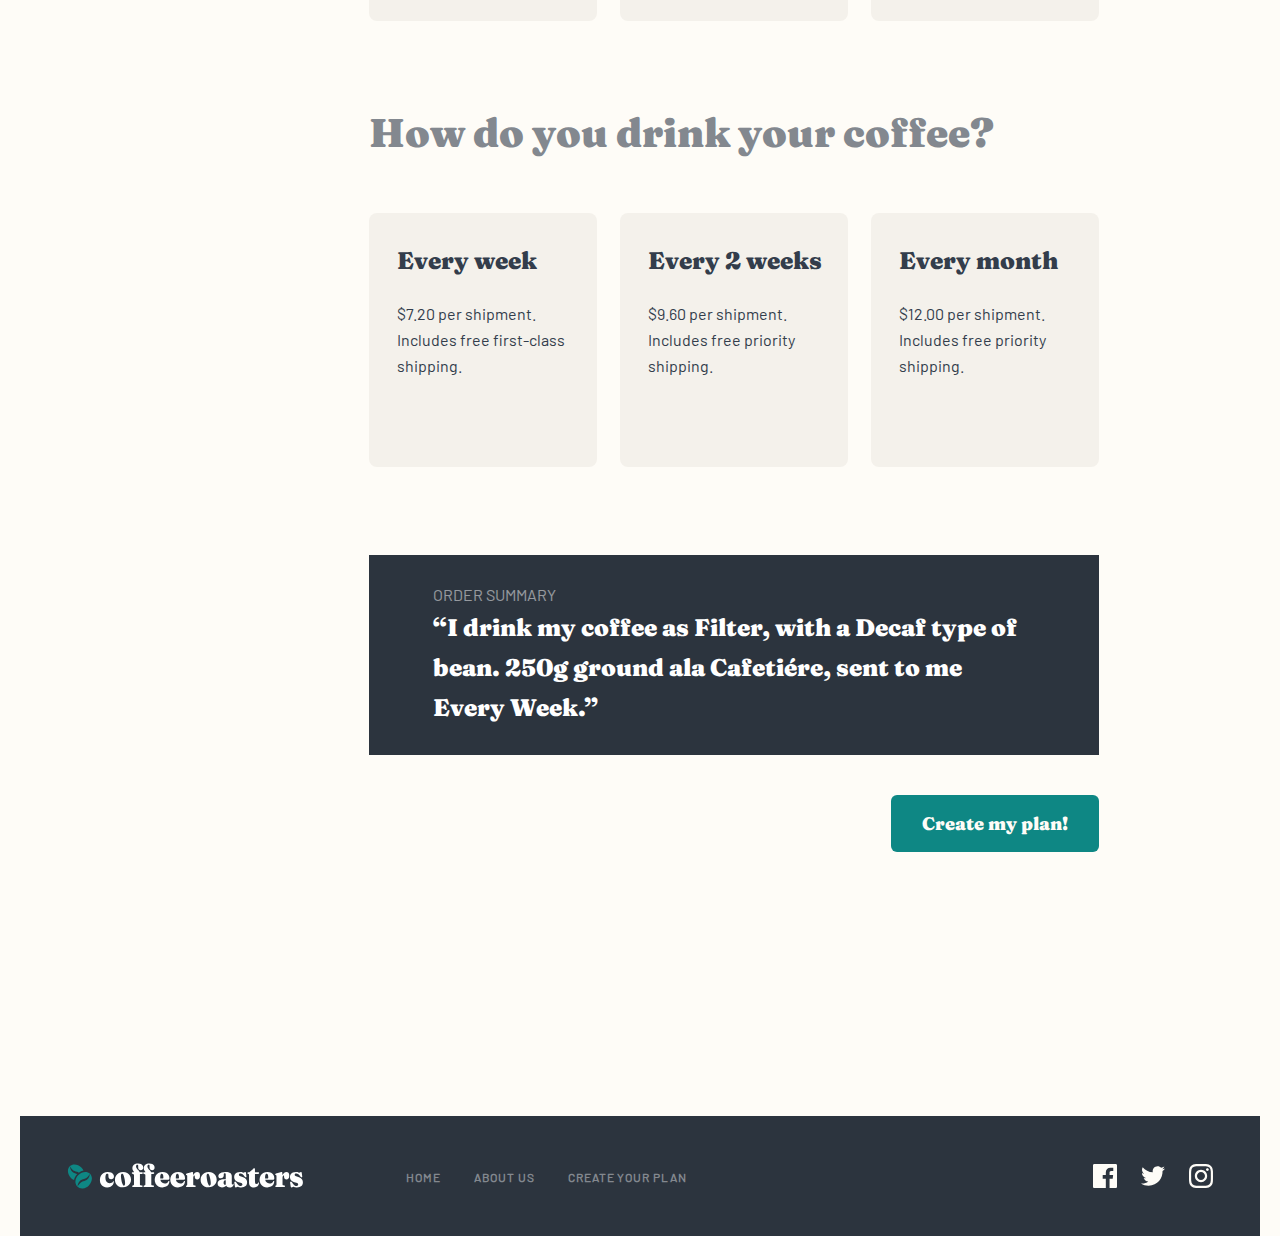
<file: subscribe.html>
<!DOCTYPE html>
<html lang="en">
<head>
    <meta charset="UTF-8">
    <meta http-equiv="X-UA-Compatible" content="IE=edge">
    <meta name="viewport" content="width=device-width, initial-scale=1.0">
    <link rel="stylesheet" href="./css/subscribe.css">
    <title>Document</title>
</head>
<body>
    <header class="header">
        <div class="container">
            <div class="header__wrapper">
                <a href="./index.html" class="header__link">
                    <img src="./img/logo_img.svg" alt="logo of Coffeeroaster" class="header__logo-img" width="236" height="26">
                </a>
                
                <ul class="header__list nav-list">
                    <li class="header__items nav-items">
                        <a href="./index.html" class="nav-link">Home</a>
                    </li>
                    
                    <li class="header__items nav-items">
                        <a href="./about.html" class="nav-link">About us</a>
                    </li>
                    
                    <li class="header__items nav-items">
                        <a href="./subscribe.html" class="nav-link">Create your plan</a>
                    </li>
                </ul>
            </div>
        </div>
    </header>

    <main class="main">
        <section class="hero">
            <div class="container">
                <div class="hero__container">
                    <div class="hero__wrapper">
                        <div class="hero__nothing-wrapper">
                            <h2 class="hero__heading">Create a plan</h2>
                            
                            <p class="hero__text text--similarities">Build a subscription plan that best fits your needs. We offer an assortment of the best artisan coffees from around the globe delivered fresh to your door.</p>
                        </div>
                    </div>
                </div>
            </div>
        </section>

        <section class="plan">
            <div class="container">
                <div class="plan__wrapper">
                    <ul class="plan__list">
                        <li class="plan__items">
                            <div class="plan__items-wrapper">
                                <h3 class="plan__items-heading">Pick your coffee</h3>
                                
                                <p class="plan__items-text text--similarities">Select from our evolving range of artisan coffees. Our beans are ethically sourced and we pay fair prices for them. There are new coffees in all profiles every month for you to try out.</p>
                            </div>
                        </li>
                        
                        <li class="plan__items">
                            <div class="plan__items-wrapper wrapper--nd">
                                <h3 class="plan__items-heading">Choose the frequency</h3>
                                
                                <p class="plan__items-text text--similarities">Customize your order frequency, quantity, even your roast style and grind type. Pause, skip or cancel your subscription with no commitment through our online portal.</p>
                            </div>
                        </li>
                        
                        <li class="plan__items">
                            <div class="plan__items-wrapper wrapper--th">
                                <h3 class="plan__items-heading">Receive and enjoy!</h3>
                                
                                <p class="plan__items-text text--similarities">We ship your package within 48 hours, freshly roasted. Sit back and enjoy award-winning world-class coffees curated to provide a distinct tasting experience.</p>
                            </div>
                        </li>
                    </ul>
                </div>
            </div>
        </section>

        <section class="preferences">
            <div class="container">
                <div class="preferences__wrapper">
                    <ol class="preferences__list-ordered">
                        <li class="preferences__item">
                            <a href="#wayofdrinking" class="preferences__link-driver">Preferences</a>
                        </li>

                        <li class="preferences__item">
                            <a href="#typeofcoffee" class="preferences__link-driver link--nd">Bean Type</a>
                        </li>

                        <li class="preferences__item">
                            <a href="#weigh" class="preferences__link-driver link--rd">Quantity</a>
                        </li>

                        <li class="preferences__item">
                            <a href="#grinding" class="preferences__link-driver link--rth">Grind Option</a>
                        </li>

                        <li class="preferences__item">
                            <a href="#frequency" class="preferences__link-driver link--fth">Deliveries</a>
                        </li>
                    </ol>

                    <div class="preferences__wrapper-left">
                        <div class="preferences__wrapper-list" id="wayofdrinking">
                            <h3 class="preferences__heading">How do you drink your coffee?</h3>

                            <ul class="preferences__list-option">                                
                                <li class="preferences__item-option">
                                    <h3 class="preferences__heading-item">Capsule</h3>

                                    <p class="preferences__text-item text--similarities">Compatible with Nespresso systems and similar brewers</p>
                                </li>
                                
                                <li class="preferences__item-option">
                                    <h3 class="preferences__heading-item">Filter</h3>

                                    <p class="preferences__text-item text--similarities">For pour over or drip methods like Aeropress, Chemex, and V60</p>
                                </li>

                                <li class="preferences__item-option">
                                    <h3 class="preferences__heading-item">Espresso</h3>

                                    <p class="preferences__text-item text--similarities">Dense and finely ground beans for an intense, flavorful experience</p>
                                </li>
                            </ul>
                        </div>

                        <div class="preferences__wrapper-list" id="typeofcoffee">
                            <h3 class="preferences__heading">What type of coffee?</h3>

                            <ul class="preferences__list-option">                                
                                <li class="preferences__item-option">
                                    <h3 class="preferences__heading-item">Single Origin</h3>

                                    <p class="preferences__text-item text--similarities">Distinct, high quality coffee from a specific family-owned farm</p>
                                </li>
                                
                                <li class="preferences__item-option">
                                    <h3 class="preferences__heading-item">Decaf</h3>

                                    <p class="preferences__text-item text--similarities">Just like regular coffee, except the caffeine has been removed</p>
                                </li>

                                <li class="preferences__item-option">
                                    <h3 class="preferences__heading-item">Blended</h3>

                                    <p class="preferences__text-item text--similarities">Combination of two or three dark roasted beans of organic coffees</p>
                                </li>
                            </ul>
                        </div>

                        <div class="preferences__wrapper-list" id="weigh">
                            <h3 class="preferences__heading">How much would you like?</h3>

                            <ul class="preferences__list-option">                                
                                <li class="preferences__item-option">
                                    <h3 class="preferences__heading-item">250g</h3>

                                    <p class="preferences__text-item text--similarities">Perfect for the solo drinker. Yields about 12 delicious cups.</p>
                                </li>
                                
                                <li class="preferences__item-option">
                                    <h3 class="preferences__heading-item">500g</h3>

                                    <p class="preferences__text-item text--similarities">Perfect option for a couple. Yields about 40 delectable cups.</p>
                                </li>

                                <li class="preferences__item-option">
                                    <h3 class="preferences__heading-item">1000g</h3>

                                    <p class="preferences__text-item text--similarities">Perfect for offices and events. Yields about 90 delightful cups.</p>
                                </li>
                            </ul>
                        </div>

                        <div class="preferences__wrapper-list" id="grinding">
                            <h3 class="preferences__heading">Want us to grind them?</h3>

                            <ul class="preferences__list-option">                                
                                <li class="preferences__item-option">
                                    <h3 class="preferences__heading-item">Wholebean</h3>

                                    <p class="preferences__text-item text--similarities">Best choice if you cherish the full sensory experience</p>
                                </li>
                                
                                <li class="preferences__item-option">
                                    <h3 class="preferences__heading-item">Filter</h3>

                                    <p class="preferences__text-item text--similarities">For drip or pour-over coffee methods such as V60 or Aeropress</p>
                                </li>

                                <li class="preferences__item-option">
                                    <h3 class="preferences__heading-item">Cafetiére</h3>

                                    <p class="preferences__text-item text--similarities">Course ground beans specially suited for french press coffee</p>
                                </li>
                            </ul>
                        </div>

                        <div class="preferences__wrapper-list"  id="frequency">
                            <h3 class="preferences__heading">How do you drink your coffee?</h3>

                            <ul class="preferences__list-option">                                
                                <li class="preferences__item-option">
                                    <h3 class="preferences__heading-item">Every week</h3>

                                    <p class="preferences__text-item text--similarities">$7.20 per shipment. Includes free first-class shipping.</p>
                                </li>
                                
                                <li class="preferences__item-option">
                                    <h3 class="preferences__heading-item">Every 2 weeks</h3>

                                    <p class="preferences__text-item text--similarities">$9.60 per shipment. Includes free priority shipping.</p>
                                </li>

                                <li class="preferences__item-option">
                                    <h3 class="preferences__heading-item">Every month</h3>

                                    <p class="preferences__text-item text--similarities">$12.00 per shipment. Includes free priority shipping.</p>
                                </li>
                            </ul>
                        </div>

                        <ul class="preferences__list-order">
                            <li class="preferences__text-total text--similarities">Order Summary</li>

                            <li class="preferences__text-info">“I drink my coffee as Filter, with a Decaf type of bean. 250g ground ala Cafetiére, sent to me Every Week.”</li>
                        </ul>

                        <a href="#" class="preferences__link-overlooked link--button">Create my plan!</a>
                    </div>
                </div>
            </div>
        </section>
    </main>

    <footer class="footer">
        <div class="container">
            <div class="footer__wrapper">
                <div class="footer__similarities">
                    <a href="./index.html" class="footer__logo-link">
                        <img src="./img/f_logo.svg" alt="logo of coffee roasters" class="footer_logo-img" width="236" height="26">
                    </a>
                    
                    <ul class="footer__list nav-list">
                        <li class="footer__items nav-items">
                            <a href="./index.html" class="nav-link">Home</a>
                        </li>
                        
                        <li class="footer__items nav-items">
                            <a href="./about.html" class="nav-link">About us</a>
                        </li>
                        
                        <li class="footer__items nav-items">
                            <a href="./subscribe.html" class="nav-link">Create your plan</a>
                        </li>
                    </ul>
                </div>
                
                <ul class="footer__posts-list footer__similarities">
                    <li class="footer__posts-items">
                        <a href="https://www.facebook.com/" class="footer__post-links">
                            <img src="./img/facebook.svg" alt="icon" class="footer__post-icons" width="24" height="24">
                        </a>
                    </li>
                    
                    <li class="footer__posts-items">
                        <a href="https://www.twitter.com/" class="footer__post-links">
                            <img src="./img/twitter.svg" alt="icon" class="footer__post-icons" width="24" height="24">
                        </a>
                    </li>
                    
                    <li class="footer__posts-items">
                        <a href="https://www.instagram.com/" class="footer__post-links">
                            <img src="./img/instagram.svg" alt="icon" class="footer__post-icons" width="24" height="24">
                        </a>
                    </li>
                </ul>
            </div>
        </div>
    </footer>
</body>
</html>
</file>
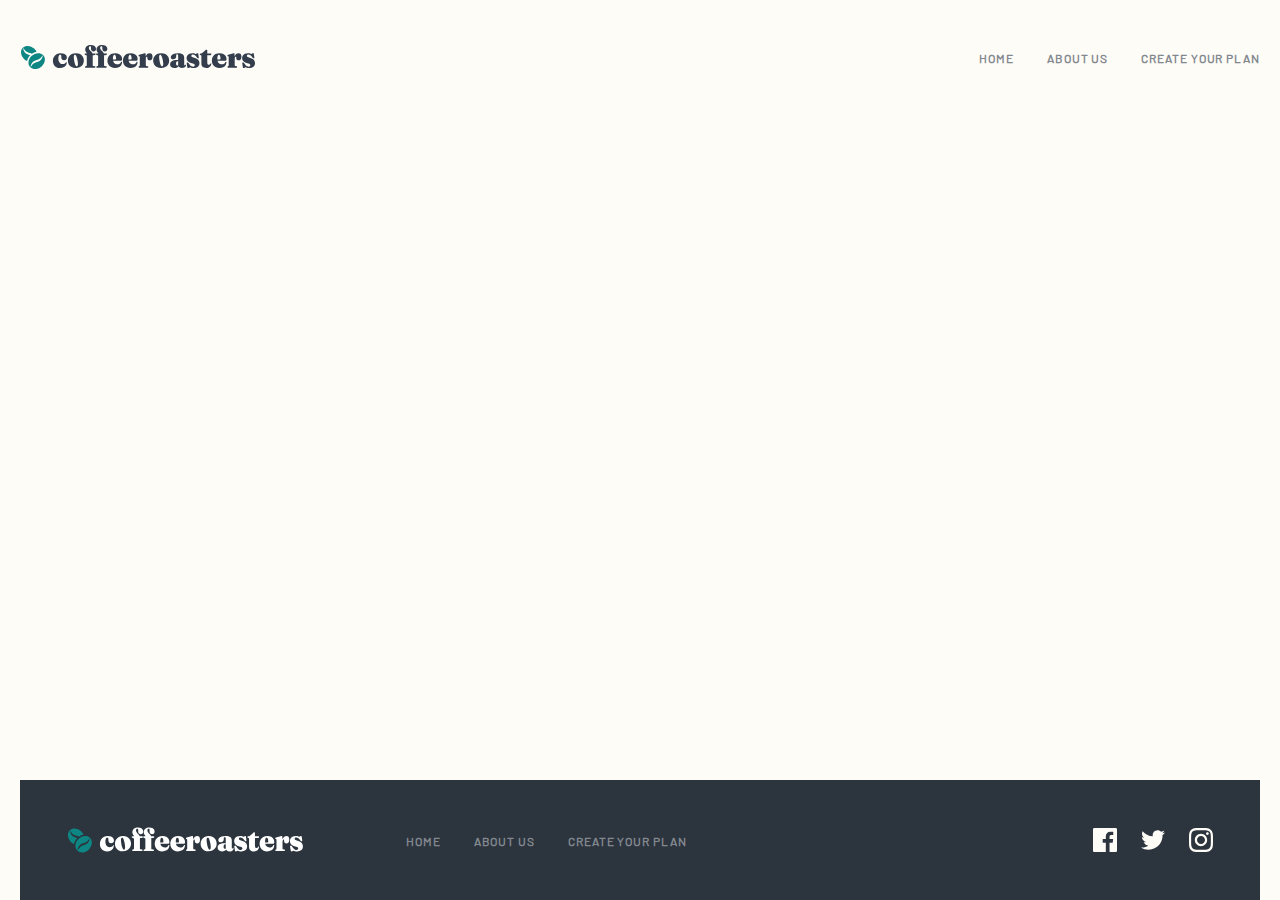
<file: html/subscribe.html>
<!DOCTYPE html>
<html lang="en">
<head>
    <meta charset="UTF-8">
    <meta http-equiv="X-UA-Compatible" content="IE=edge">
    <meta name="viewport" content="width=device-width, initial-scale=1.0">
    <link rel="stylesheet" href="./../css/subscribe.css">
    <title>Document</title>
</head>
<body>
    <header class="header">
        <div class="container">
            <div class="header__wrapper">
                <a href="./../html/index.html" class="header__link">
                    <img src="./../img/logo_img.svg" alt="logo of Coffeeroaster" class="header__logo-img" width="236" height="26">
                </a>
                
                <ul class="header__list nav-list">
                    <li class="header__items nav-items">
                        <a href="./../html/index.html" class="nav-link">Home</a>
                    </li>
                    
                    <li class="header__items nav-items">
                        <a href="./../html/about.html" class="nav-link">About us</a>
                    </li>
                    
                    <li class="header__items nav-items">
                        <a href="./../html/subscribe.html" class="nav-link">Create your plan</a>
                    </li>
                </ul>
            </div>
        </div>
    </header>

    <main class="main">

    </main>

    <footer class="footer">
        <div class="container">
            <div class="footer__wrapper">
                <div class="footer__similarities">
                    <a href="./../html/index.html" class="footer__logo-link">
                        <img src="./../img/f_logo.svg" alt="logo of coffee roasters" class="footer_logo-img" width="236" height="26">
                    </a>
                    
                    <ul class="footer__list nav-list">
                        <li class="footer__items nav-items">
                            <a href="./../html/index.html" class="nav-link">Home</a>
                        </li>
                        
                        <li class="footer__items nav-items">
                            <a href="./../html/about.html" class="nav-link">About us</a>
                        </li>
                        
                        <li class="footer__items nav-items">
                            <a href="./../html/subscribe.html" class="nav-link">Create your plan</a>
                        </li>
                    </ul>
                </div>
                
                <ul class="footer__posts-list footer__similarities">
                    <li class="footer__posts-items">
                        <a href="https://www.facebook.com/" class="footer__post-links">
                            <img src="./../img/facebook.svg" alt="icon" class="footer__post-icons" width="24" height="24">
                        </a>
                    </li>
                    
                    <li class="footer__posts-items">
                        <a href="https://www.twitter.com/" class="footer__post-links">
                            <img src="./../img/twitter.svg" alt="icon" class="footer__post-icons" width="24" height="24">
                        </a>
                    </li>
                    
                    <li class="footer__posts-items">
                        <a href="https://www.instagram.com/" class="footer__post-links">
                            <img src="./../img/instagram.svg" alt="icon" class="footer__post-icons" width="24" height="24">
                        </a>
                    </li>
                </ul>
            </div>
        </div>
    </footer>
</body>
</html>
</file>
<file: css/main.css>
@font-face {
    font-family: 'Fraunces 9pt';
    font-style: normal;
    font-weight: 900;
    src:
    url('../fonts/fraunces-v24-latin-900.woff2') format('woff2'), 
    url('../fonts/fraunces-v24-latin-900.woff') format('woff'); 
}

@font-face {
    font-family: 'Barlow';
    font-style: normal;
    font-weight: 400;
    src:
    url('../fonts/barlow-v12-latin-regular.woff2') format('woff2'), 
    url('../fonts/barlow-v12-latin-regular.woff') format('woff'); 
}   

* {
    box-sizing: border-box;
}

img {
    vertical-align: middle;
}

body {
    font-family: 'Fraunces 9pt';
    font-style: normal;
    font-size: 16px;
    margin: 0;
    padding: 0;
    background-color: #FEFCF7;
}

h1, h2, h3, h4, h5, h6, p {
    margin: 0;
}

ol, ul {
    list-style-type: none;
    margin: 0;
    padding: 0;
}

a {
    text-decoration: none;
}

.container {
    max-width: 1320px;
    margin: 0 auto;
    padding-right: 20px;
    padding-left: 20px;
}

.text--similarities {
    font-family: 'Barlow';
    font-style: normal;
    font-weight: 400;
    font-size: 16px;
    line-height: 26px;
    text-align: center;
    color: #FEFCF7;
}

/* Header nav */

.header__wrapper {
    display: flex;
    justify-content: space-between;
    align-items: center;
    margin-top: 44px;
    margin-bottom: 45px;
}

.header__logo-img {
    width: 236px;
    height: 26px;
}

.nav-list {
    display: flex;
    align-items: center;
}

.nav-items:not(:last-child) {
    margin-right: 33px;
}

.nav-link {
    font-family: 'Barlow';
    font-style: normal;
    font-weight: 700;
    font-size: 12px;
    line-height: 15px;
    letter-spacing: 0.923077px;
    text-transform: uppercase;
    color: #83888F;
}

/* Main Hero part */

.hero {
    margin-bottom: 136px;
}

.hero__container {
    background-image: url(./../img/background_hero.png);
    background-size: auto;
    border-radius: 6px;
}

.hero__wrapper {
    display: flex;
    flex-direction: column;
    max-width: 493px;
    margin-left: 85px;
}

.hero__nothing-wrapper {
    margin-top: 117px;
    margin-bottom: 116px;
}

.hero__heading {
    font-style: normal;
    font-weight: 900;
    font-size: 72px;
    line-height: 72px;
    color: #FEFCF7;
    margin-bottom: 32px;
}

.hero__text {
    font-family: 'Barlow';
    font-style: normal;
    font-weight: 400;
    font-size: 16px;
    line-height: 26px;
    color: #FEFCF7;
    mix-blend-mode: normal;
    opacity: 0.8;
    margin-bottom: 56px;
}

.link--button {
    font-style: normal;
    font-weight: 900;
    font-size: 18px;
    line-height: 25px;
    text-align: center;
    color: #FEFCF7;
    padding: 16px 31px;
    background: #0E8784;
    border-radius: 6px;
}

.link--button:hover {
    background-color: #66D2CF;
}

.link--button:active {
    background-color: #E2DEDB;
}

/* Our section */

.collection {
    background-image: url(./../img/background_collection.png);
    background-repeat: no-repeat;
    background-position: calc(50% - -1px) calc(50% - 164px);
    margin-bottom: 200px;
}

.collection__wrapper {
    padding-top: 126px;
}

.collection__list {
    display: flex;
    justify-content: center;
    flex-wrap: wrap;
}

.collection__list-items {
    width: 255px;
}

.collection_items:not(:last-child) {
    margin-right: 30px;
}

.collection__img {
    width: 255px;
    height: 193px;
    margin-bottom: 71px;
    object-fit: cover;
}

.collection__heading {
    font-style: normal;
    font-weight: 900;
    font-size: 24px;
    line-height: 32px;
    text-align: center;
    color: #333D4B;
    margin-bottom: 24px;
}

.collection__text {
    font-family: 'Barlow';
    font-style: normal;
    font-weight: 400;
    font-size: 16px;
    line-height: 26px;
    text-align: center;
    color: #333D4B;
}

/* Why choose us */

.why__wrapper {
    display: flex;
    flex-direction: column;
    align-items: center;
    background: #2C343E;
    border-radius: 10px;
    position: relative;
    margin-bottom: 382px;
    padding-bottom: 286px;
}

.why__heading {
    font-style: normal;
    font-weight: 900;
    font-size: 40px;
    line-height: 48px;
    text-align: center;
    color: #FEFCF7;
    margin-top: 100px;
    margin-bottom: 32px;
}
.why__text {
    opacity: 0.8;  
    margin-bottom: 86px;
    max-width: 540px;
}

.why__list {
    position: absolute;
    bottom: 0;
    transform: translate(0, 50%);
}

.why__items {
    width: 350px;
    background: #0E8784;
    border-radius: 8px;
}

.why__wrapper-smaller {
    display: flex;
    flex-direction: column;
    align-items: center;
    padding: 72px 48px 48px 48px;
}

.why__wrapper-smaller::before {
    content: "";
    display: inline-block;
    width: 72px;
    height: 72px;
    background-image: url(./../img/coffee-bean.svg);
    background-repeat: no-repeat;
    object-fit: contain;
    margin-bottom: 56px;
}

.before--img::before {
    background-image: url(./../img/gift.svg);
}

.before--img-nd::before {
    background-image: url(./../img/delivery.svg);

}

.why__items:not(:last-child) {
    margin-right: 30px;
}

.why__img {
    width: 72px;
    height: 72px;
    margin-bottom: 56px;
}
.why__items-heading {
    font-style: normal;
    font-weight: 900;
    font-size: 24px;
    line-height: 32px;
    text-align: center; 
    color: #FEFCF7;
    margin-bottom: 24px;
}

/* How it works */

.how {
    margin-bottom: 320px;
}

.how__wrapper {
    margin-left: 67px;
}

.how__heading {
    font-style: normal;
    font-weight: 900;
    font-size: 24px;
    line-height: 32px;
    color: #83888F;
    margin-bottom: 80px;
}

.how__list {
    display: flex;
}

.how__items {
    max-width: 380px;
    width: 100%;
    position: relative;
}

.how__items-wrapper {
    padding-top: 82.5px;
    max-width: 285px;
}

.how__items::before {
    content: "";
    width: 31px;
    height: 31px;
    display: inline-block;
    background-color: #FEFCF7;
    border: 2px solid #0E8784;
    border-radius: 50%;
    position: absolute;
    top: 0;
    z-index: 99999;
    transform: translate(0, -50%);
}

.how__items::after {
    content: "";
    display: inline-block;
    position: absolute;
    top: 0;
    width: 100%;
    height: 2px;
    background-color: #FDD6BA;
}

.how__items:last-child::after {
    display: none;
}

.how__items-wrapper::before {
    content: "01";
    display: inline-block;
    font-family: 'Fraunces 9pt';
    font-weight: 900;
    font-size: 72px;
    line-height: 72px;
    color: #FDD6BA;
    margin-bottom: 38px;
}

.wrapper--nd::before {
    content: "02";
}

.wrapper--th::before {
    content: "03";
}

.how__items-heading {
    max-width: 255px;
    font-family: 'Fraunces 9pt';
    font-style: normal;
    font-weight: 900;
    font-size: 32px;
    line-height: 36px;    
    color: #333D4B;
    margin-bottom: 42px;
}

.how__items-text {
    font-family: 'Barlow';
    font-style: normal;
    font-weight: 400;
    font-size: 16px;
    line-height: 26px;
    color: #333D4B;
}

/* Footer */

.footer__wrapper {
    display: flex;
    align-items: center;
    justify-content: space-between;
    padding: 47px;
    background-color: #2C343E;
}
.footer__similarities {
    display: flex;
    align-items: center;
}
.footer__logo-link {
    margin-right: 102.9px;
}
.footer__logo-img {
    width: 236px;
    height: 26px;
}

.footer__posts-items:not(:last-child) {
    margin-right: 24px;
}

.footer__post-icons {
    width: 24px;
    height: 24px;
}
</file>
<file: css/about.css>
@font-face {
    font-family: 'Fraunces 9pt';
    font-style: normal;
    font-weight: 900;
    src:
    url('../fonts/fraunces-v24-latin-900.woff2') format('woff2'), 
    url('../fonts/fraunces-v24-latin-900.woff') format('woff'); 
}

@font-face {
    font-family: 'Barlow';
    font-style: normal;
    font-weight: 400;
    src:
    url('../fonts/barlow-v12-latin-regular.woff2') format('woff2'), 
    url('../fonts/barlow-v12-latin-regular.woff') format('woff'); 
}   

* {
    box-sizing: border-box;
}

img {
    vertical-align: middle;
}

body {
    font-family: 'Fraunces 9pt';
    font-style: normal;
    font-size: 16px;
    margin: 0;
    padding: 0;
    background-color: #FEFCF7;
}

h1, h2, h3, h4, h5, h6, p {
    margin: 0;
}

ol, ul {
    list-style-type: none;
    margin: 0;
    padding: 0;
}

a {
    text-decoration: none;
}

.container {
    max-width: 1320px;
    margin: 0 auto;
    padding-right: 20px;
    padding-left: 20px;
}

/* Header nav */

.header__wrapper {
    display: flex;
    justify-content: space-between;
    align-items: center;
    margin-top: 44px;
    margin-bottom: 45px;
}

.header__logo-img {
    width: 236px;
    height: 26px;
}

.nav-list {
    display: flex;
    align-items: center;
}

.nav-items:not(:last-child) {
    margin-right: 33px;
}

.nav-link {
    font-family: 'Barlow';
    font-style: normal;
    font-weight: 700;
    font-size: 12px;
    line-height: 15px;
    letter-spacing: 0.923077px;
    text-transform: uppercase;
    color: #83888F;
}

/* Main Hero part */

.hero {
    margin-bottom: 136px;
}

.hero__container {
    background-image: url(./../img/ahero.png);
    background-size: auto;
    border-radius: 6px;
}

.hero__wrapper {
    display: flex;
    flex-direction: column;
    max-width: 493px;
    margin-left: 85px;
}

.hero__nothing-wrapper {
    margin-top: 117px;
}

.heading--similarities {
    font-weight: 900;
    font-size: 40px;
    line-height: 48px;
}

.hero__heading {
    color: #FEFCF7;
    margin-bottom: 24px;
}

.text--similarities {
    font-family: 'Barlow';
    font-style: normal;
    font-weight: 400;
    font-size: 16px;
    line-height: 26px;
    opacity: 0.8;
}

.hero__text {
    color: #FEFCF7;
    margin-bottom: 137px;
}

/* Our commitment */

.something--tricky {
    display: flex;
    justify-content: space-between;
    padding: 0 85px;
}

.commitment__wrapper {
    color: #333D4B;
    margin-bottom: 248px;
}

.commitment__wrapper::before {
    content: "";
    display: inline-block;
    width: 445px;
    min-height: 520px;
    background-image: url(./../img/com_img.jpg);
    background-size: 445px 520px;
    border-radius: 8px;
}

.twrapper--tricky {
    max-width: 540px;
}

.heading--alone {
    margin-top: 90px;
    margin-bottom: 32px;
}


/* Uncompromising quality */

.quality {
    color: #FEFCF7;
}

.quality__wrapper {
    background-color: #293039;
    position: relative;
    border-radius: 10px;
    margin-bottom: 168px;
}

.quality__wrapper::after {
    content: "";
    display: inline-block;
    width: 445px;
    min-height: 474px;
    background-image: url(./../img/quality_img.jpg);
    background-size: 445px 474px;
    border-radius: 8px;
    position: absolute;
    top: 0;
    right: 0;
    transform: translate(-17%, -17%);
}

.quality__right {
}

.quality__text {
    padding-bottom: 176px;
}


/* How it works */

.headquarters {
    margin-bottom: 168px;
}

.headquarters__wrapper {
    margin-left: 85px;
}

.headquarters__heading {
    font-style: normal;
    font-weight: 900;
    font-size: 24px;
    line-height: 32px;
    color: #83888F;
    margin-bottom: 80px;
}

.headquarters__list {
    display: flex;
}

.headquarters__items {
    max-width: 380px;
    width: 100%;
    position: relative;
}

li[class*="headquarters"], a[class*="headquarters"] {
    color: #333D4B;
}

.headquarters__items::before {
    content: "";
    width: 40.84px;
    height: 49.07px;
    display: inline-block;
    background-image: url(./../img/uk.svg);
    margin-bottom: 46px;
}

.headquarters__items-heading {
    max-width: 272px;
    font-weight: 900;
    font-size: 32px;
    line-height: 36px; 
    margin-bottom: 24px;
}

/* Footer */

.footer__wrapper {
    display: flex;
    align-items: center;
    justify-content: space-between;
    padding: 47px;
    background-color: #2C343E;
}
.footer__similarities {
    display: flex;
    align-items: center;
}
.footer__logo-link {
    margin-right: 102.9px;
}
.footer__logo-img {
    width: 236px;
    height: 26px;
}

.footer__posts-items:not(:last-child) {
    margin-right: 24px;
}

.footer__post-icons {
    width: 24px;
    height: 24px;
}
</file>
<file: css/subscribe.css>
@font-face {
    font-family: 'Fraunces 9pt';
    font-style: normal;
    font-weight: 900;
    src:
    url('../fonts/fraunces-v24-latin-900.woff2') format('woff2'), 
    url('../fonts/fraunces-v24-latin-900.woff') format('woff'); 
}

@font-face {
    font-family: 'Barlow';
    font-style: normal;
    font-weight: 400;
    src:
    url('../fonts/barlow-v12-latin-regular.woff2') format('woff2'), 
    url('../fonts/barlow-v12-latin-regular.woff') format('woff'); 
}   

*,
*::before,
*::after {
    box-sizing: border-box;
}

html {
    scroll-behavior: smooth;
    height: 100%;
}

img {
    vertical-align: middle;
}

body {
    display: flex;
    flex-direction: column;
    height: 100%;
    font-family: 'Fraunces 9pt';
    font-style: normal;
    font-size: 16px;
    margin: 0;
    padding: 0;
    background-color: #FEFCF7;
}

main {
    flex-grow: 1;
}

h1, h2, h3, h4, h5, h6, p {
    margin: 0;
}

ol, ul {
    list-style-type: none;
    margin: 0;
    padding: 0;
}

a {
    text-decoration: none;
}

.container {
    max-width: 1320px;
    margin: 0 auto;
    padding-right: 20px;
    padding-left: 20px;
}

.text--similarities {
    font-family: 'Barlow';
    font-style: normal;
    font-weight: 400;
    font-size: 16px;
    line-height: 26px;
}

.link--button {
    font-style: normal;
    font-weight: 900;
    font-size: 18px;
    line-height: 25px;
    text-align: center;
    color: #FEFCF7;
    padding: 16px 31px;
    background: #0E8784;
    border-radius: 6px;
}

.link--button:hover {
    background-color: #66D2CF;
}

.link--button:active {
    background-color: #E2DEDB;
}

/* Header nav */

.header__wrapper {
    display: flex;
    justify-content: space-between;
    align-items: center;
    margin-top: 44px;
    margin-bottom: 45px;
}

.header__logo-img {
    width: 236px;
    height: 26px;
}

.nav-list {
    display: flex;
    align-items: center;
}

.nav-items:not(:last-child) {
    margin-right: 33px;
}

.nav-link {
    font-family: 'Barlow';
    font-style: normal;
    font-weight: 700;
    font-size: 12px;
    line-height: 15px;
    letter-spacing: 0.923077px;
    text-transform: uppercase;
    color: #83888F;
}

/* Main Hero part */

.hero {
    margin-bottom: 136px;
}

.hero__container {
    background-image: url(./../img/plan_img.png);
    background-repeat: no-repeat;
    background-size: auto;
    border-radius: 6px;
}

.hero__wrapper {
    display: flex;
    flex-direction: column;
    max-width: 493px;
    margin-left: 85px;
}

.hero__nothing-wrapper {
    margin-top: 117px;
    margin-bottom: 134px;
}

.hero__heading {
    font-weight: 900;
    font-size: 72px;
    line-height: 72px;
    color: #FEFCF7;
    margin-bottom: 32px;
}

.hero__text {
    color: #FEFCF7;
    mix-blend-mode: normal;
    opacity: 0.8;
}

/* Plan */

.plan {
    margin-bottom: 177px;
}

.plan__wrapper {
    padding-top: 94px;
    padding-left: 85px;
    padding-bottom: 107px;
    color: #FEFCF7;
    background-color: #2C343E;
    border-radius: 10px;
}

.plan__heading {
    font-style: normal;
    font-weight: 900;
    font-size: 24px;
    line-height: 32px;
    color: #83888F;
    margin-bottom: 80px;
}

.plan__list {
    display: flex;
}

.plan__items {
    max-width: 380px;
    width: 100%;
    position: relative;
}

.plan__items-wrapper {
    padding-top: 82.5px;
    max-width: 285px;
}

.plan__items::before {
    content: "";
    width: 31px;
    height: 31px;
    display: inline-block;
    background-color: #2C343E;
    border: 2px solid #0E8784;
    border-radius: 50%;
    position: absolute;
    top: 0;
    z-index: 99999;
    transform: translate(0, -50%);
}

.plan__items::after {
    content: "";
    display: inline-block;
    position: absolute;
    top: 0;
    width: 100%;
    height: 2px;
    background-color: #FDD6BA;
}

.plan__items:last-child::after {
    display: none;
}

.plan__items-wrapper::before {
    content: "01";
    display: inline-block;
    font-family: 'Fraunces 9pt';
    font-weight: 900;
    font-size: 72px;
    line-height: 72px;
    color: #FDD6BA;
    margin-bottom: 38px;
}

.wrapper--nd::before {
    content: "02";
}

.wrapper--th::before {
    content: "03";
}

.plan__items-heading {
    max-width: 255px;
    font-family: 'Fraunces 9pt';
    font-style: normal;
    font-weight: 900;
    font-size: 32px;
    line-height: 36px;
    margin-bottom: 42px;
}

.plan__items-text {
    opacity: 0.8;
}

/* Preferences */

.preferences {
    margin-bottom: 264px;
}

.preferences__wrapper {
    display: flex;
    align-items: flex-start;
    color: #333D4B;
}

.preferences__list-ordered {
    margin-right: 125px;
}

.preferences__item {
    display: flex;
    align-items: center;
    padding: 24px 0;
}

.preferences__item:first-child {
    padding-top: 0;
}

.preferences__item:last-child {
    padding-bottom: 0;
}

.preferences__item:not(:last-child) {
    box-shadow: 0 1px #83888F;
}

.preferences__link-driver {
    font-weight: 900;
    font-size: 24px;
    line-height: 32px;
    color: #333D4B;
    opacity: 0.6;
}

.preferences__link-driver::before {
    content: "01";
    display: inline-block;
    padding-right: 28px;
}

.link--nd::before {
    content: "02";
}

.link--rd::before {
    content: "03";
}

.link--rth::before {
    content: "04";
}

.link--fth::before {
    content: "05";
}

.preferences__link-driver:hover {
    opacity: 0.8;
}

.preferences__link-driver:active {
    opacity: 1;
}

.preferences__wrapper-left {
    display: flex;
    flex-direction: column;
}

.preferences__heading {
    font-weight: 900;
    font-size: 40px;
    line-height: 48px;
    color: #83888F;
    margin-bottom: 56px;
}

.preferences__list-option {
    display: flex;
    align-items: center;
    margin-bottom: 88px;
}

.preferences__item-option {
    width: 228px;
    background-color: #F4F1EB;
    border-radius: 8px;
    color: #333D4B;
    padding: 32px 28px 88px 28px;
}


.preferences__item-option:not(:last-child) {
    margin-right: 23px;
}

.preferences__heading-item {
    width: 175px;
    font-weight: 900;
    font-size: 24px;
    line-height: 32px;
    margin-bottom: 24px;
}

.preferences__item-option:hover {
    background-color: #FDD6BA;
}

.preferences__item-option:active {
    color: #FEFCF7;
    background-color: #0E8784;
}

.preferences__list-order {
    display: flex;
    flex-direction: column;
    background-color: #2C343E;
    padding: 27px 64px;
    margin-bottom: 40px;
}

.preferences__text-total {
    text-transform: uppercase;
    color: #ffffff;
    opacity: 0.5;
}

.preferences__text-info {
    width: 602px;
    font-weight: 900;
    font-size: 24px;
    line-height: 40px;    
    color: #FFFFFF;
}

.preferences__link-overlooked {
    align-self: flex-end;
}

/* Footer */

.footer__wrapper {
    display: flex;
    align-items: center;
    justify-content: space-between;
    padding: 47px;
    background-color: #2C343E;
}
.footer__similarities {
    display: flex;
    align-items: center;
}
.footer__logo-link {
    margin-right: 102.9px;
}
.footer__logo-img {
    width: 236px;
    height: 26px;
}

.footer__posts-items:not(:last-child) {
    margin-right: 24px;
}

.footer__post-icons {
    width: 24px;
    height: 24px;
}
</file>
